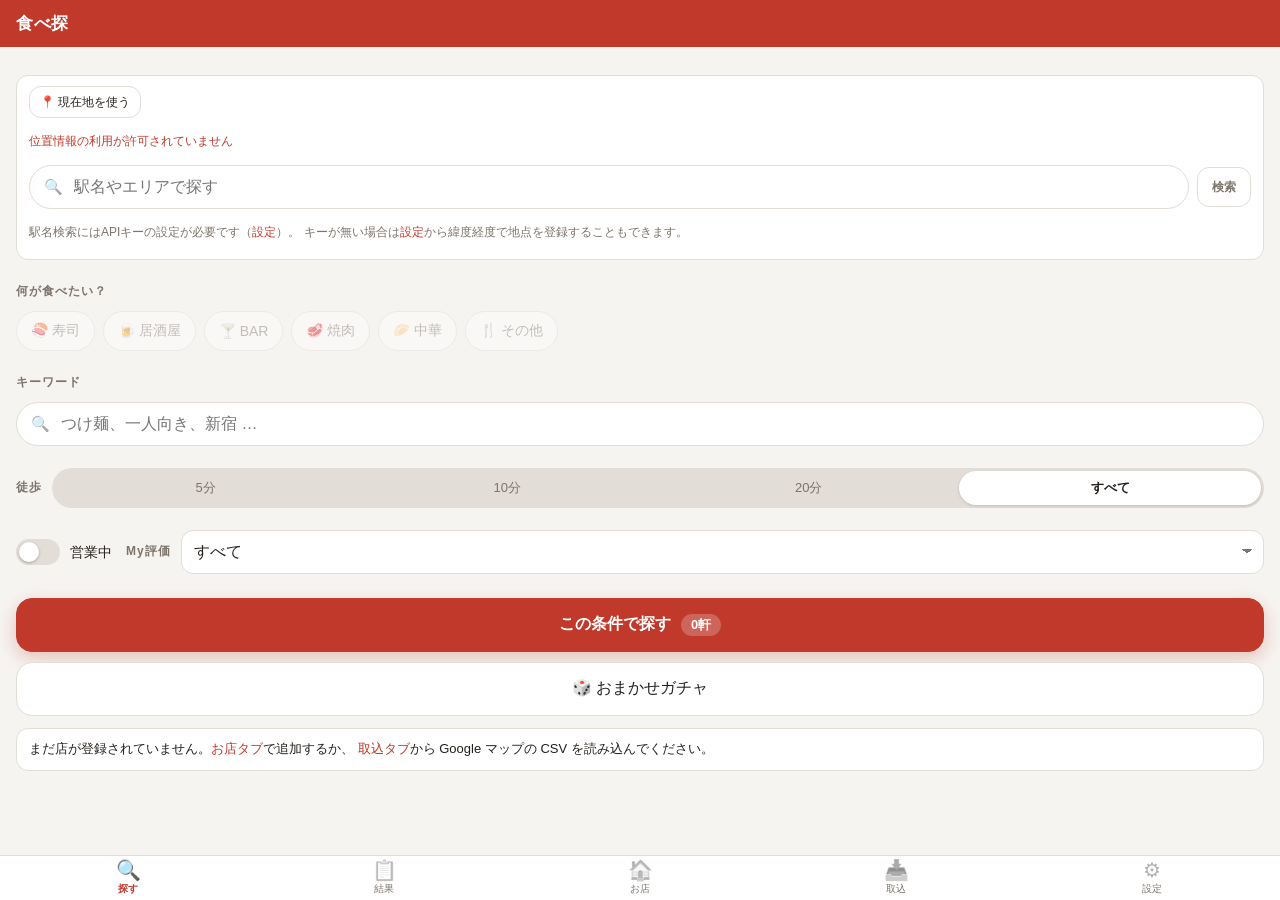
<file: index.html>
<!DOCTYPE html>
<html lang="ja">
<head>
<meta charset="utf-8">
<meta name="viewport" content="width=device-width,initial-scale=1,viewport-fit=cover">
<meta name="theme-color" content="#c0392b">
<title>食べ探</title>
<link rel="manifest" href="./manifest.webmanifest">
<link rel="icon" href="./icons/icon-192.png">
<link rel="apple-touch-icon" href="./icons/apple-touch-icon.png">
<meta name="mobile-web-app-capable" content="yes">
<link rel="stylesheet" href="./vendor/leaflet/leaflet.css">
<link rel="stylesheet" href="./css/style.css?v=40">
</head>
<body>

<header id="hdr">
  <h1>食べ探</h1>
  <span class="mini" id="hdr-info"></span>
</header>

<main id="view"></main>

<nav id="nav"></nav>

<!-- 地図。CDN ではなく同梱しています（電波が悪くてもアプリが開けるように） -->
<script src="./vendor/leaflet/leaflet.js"></script>

<!-- 読み込み順に依存関係があります。並べ替えないでください。
     ファイルを足すときは、それを使う側より前に1行加えてください。

     ?v=NN は GitHub Pages（Fastly CDN）が Cache-Control: max-age=600 を
     返すため付けています。これが無いと、sw.js の CACHE 版を上げて
     「保存された表示を消して読み込み直す」を押しても、ブラウザが
     10分以内にキャッシュした古い JS をそのまま使い続けることがあります。
     JS を1つでも変更したら、sw.js の CACHE 番号とこの ?v= を同じ数字に
     そろえてください（上の style.css?v= も同様）。 -->
<script src="js/01-utils.js?v=40"></script>     <!-- 定数・日付・時刻・距離・正規化 -->
<script src="js/02-genres.js?v=40"></script>    <!-- ジャンル定義 -->
<script src="js/03-storage.js?v=40"></script>   <!-- 保存・読み込み・移行 -->
<script src="js/05-search.js?v=40"></script>    <!-- 検索の中核（距離・営業中・絞込・ルーレット） -->
<script src="js/06-router.js?v=40"></script>    <!-- 画面ルーター・共通パーツ -->
<script src="js/07-places.js?v=40"></script>    <!-- Places API 連携（05 の normHours / guessGenres を使う） -->
<script src="js/10-find.js?v=40"></script>      <!-- 探す -->
<script src="js/11-result.js?v=40"></script>    <!-- 結果（リスト／地図） -->
<script src="js/12-map.js?v=40"></script>       <!-- 地図の描画 -->
<script src="js/13-shop.js?v=40"></script>      <!-- お店の一覧・登録・編集 -->
<script src="js/14-import.js?v=40"></script>    <!-- Takeout CSV の取り込み -->
<script src="js/15-settings.js?v=40"></script>  <!-- 設定 -->
<script src="js/16-share.js?v=40"></script>     <!-- 共有シートからの登録 -->
<script src="js/20-boot.js?v=40"></script>      <!-- 起動 -->
</body>
</html>
</file>
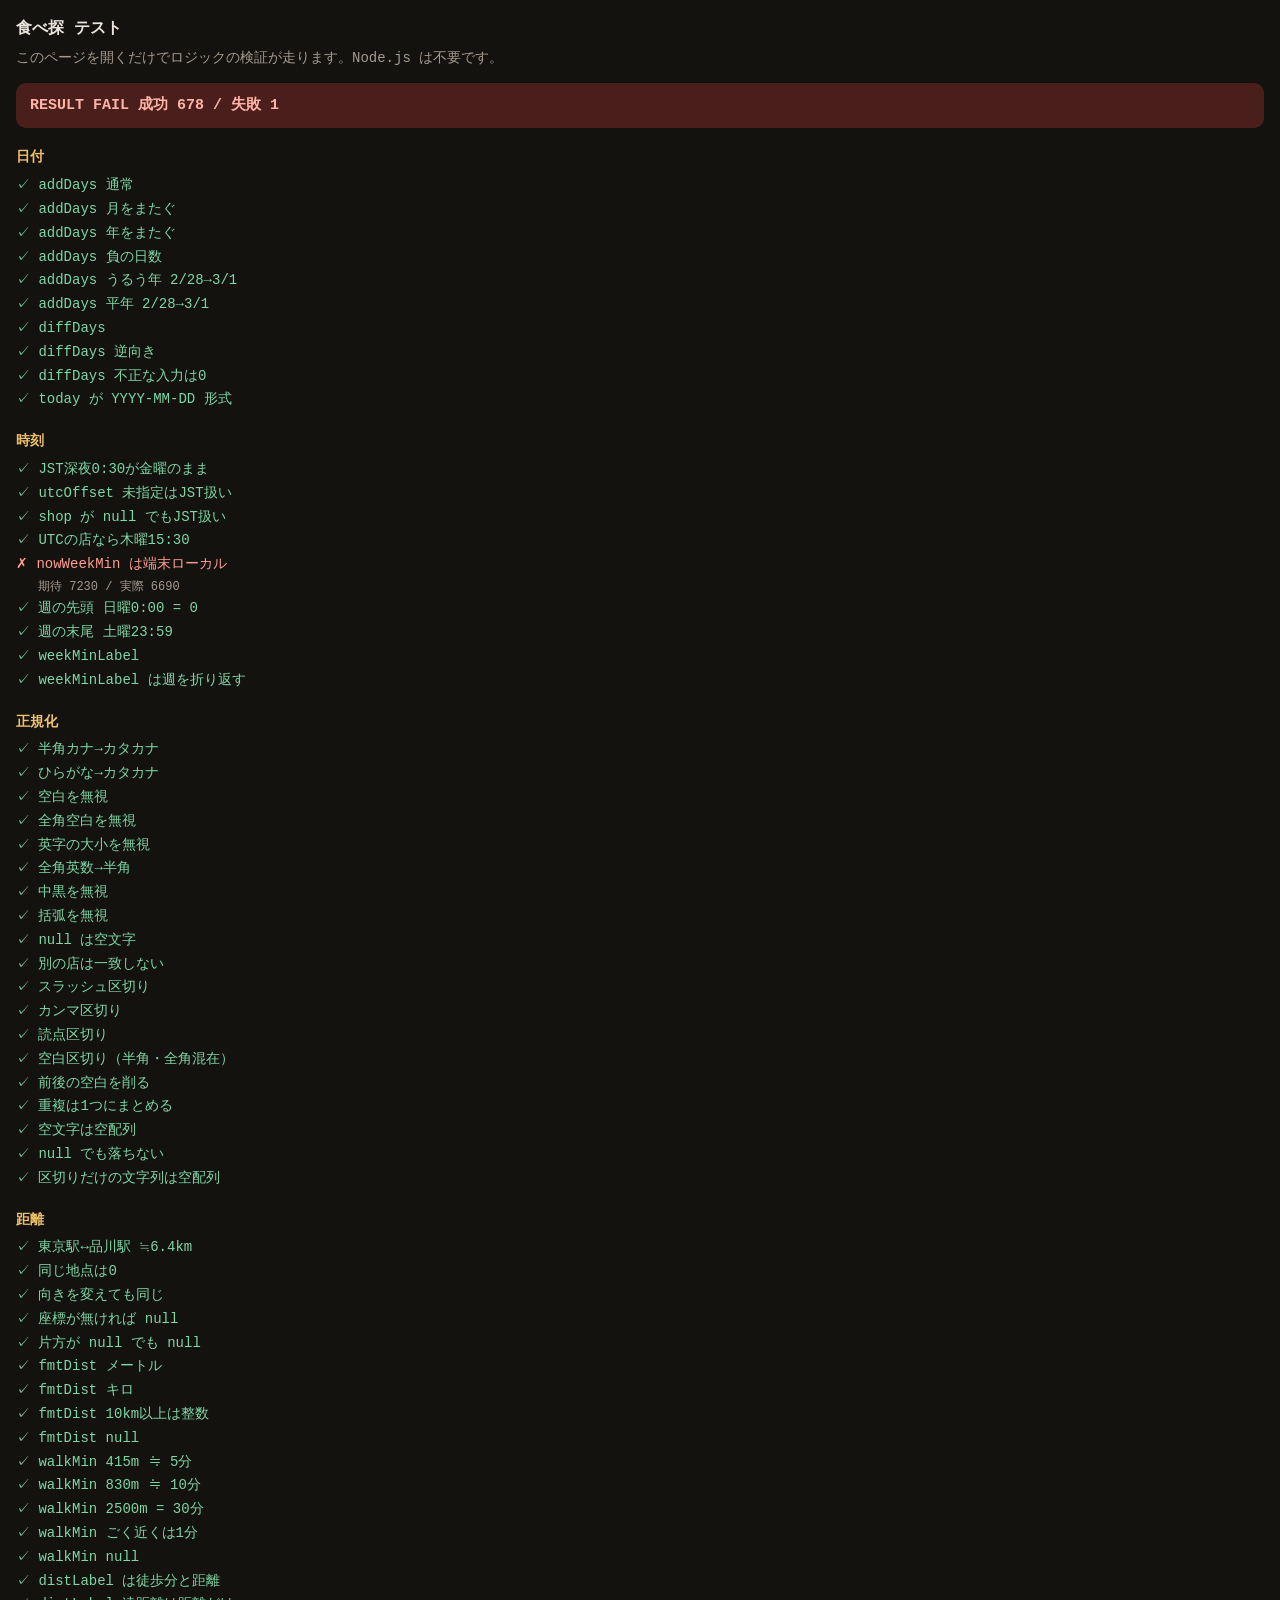
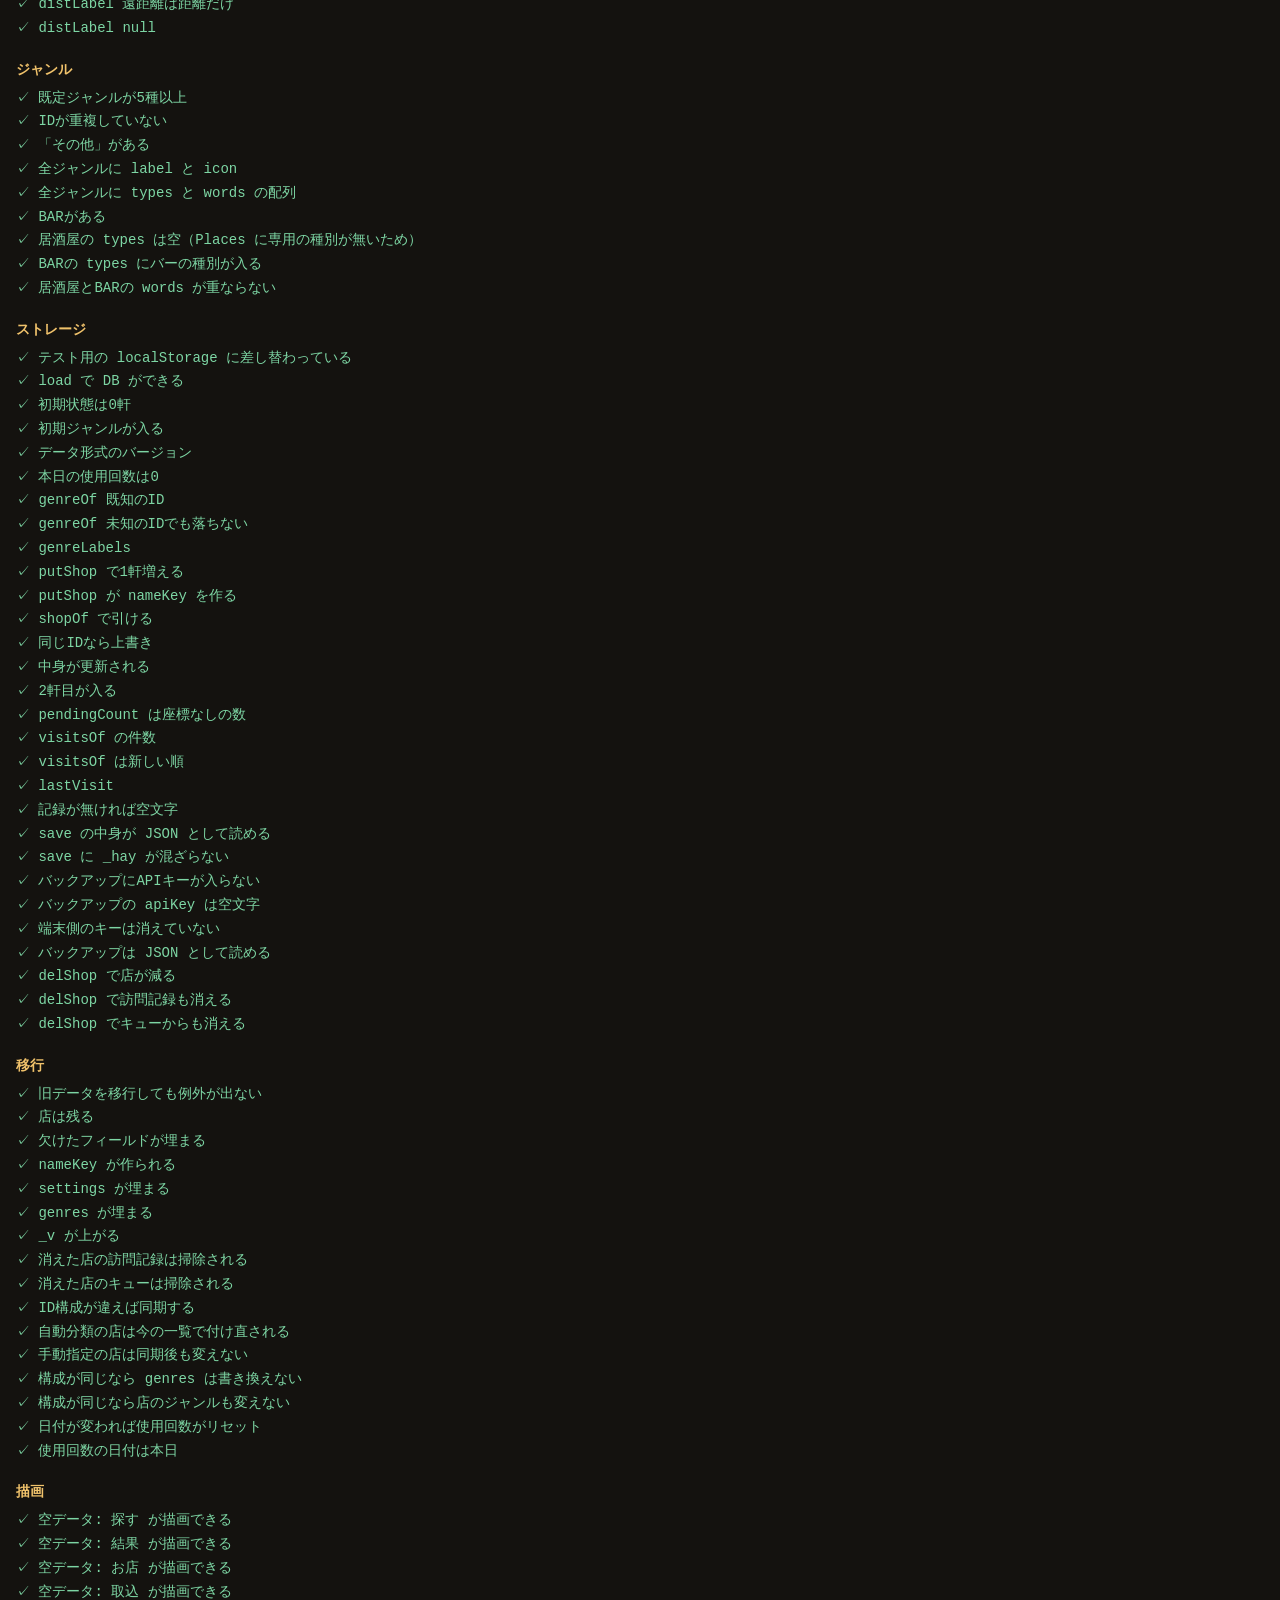
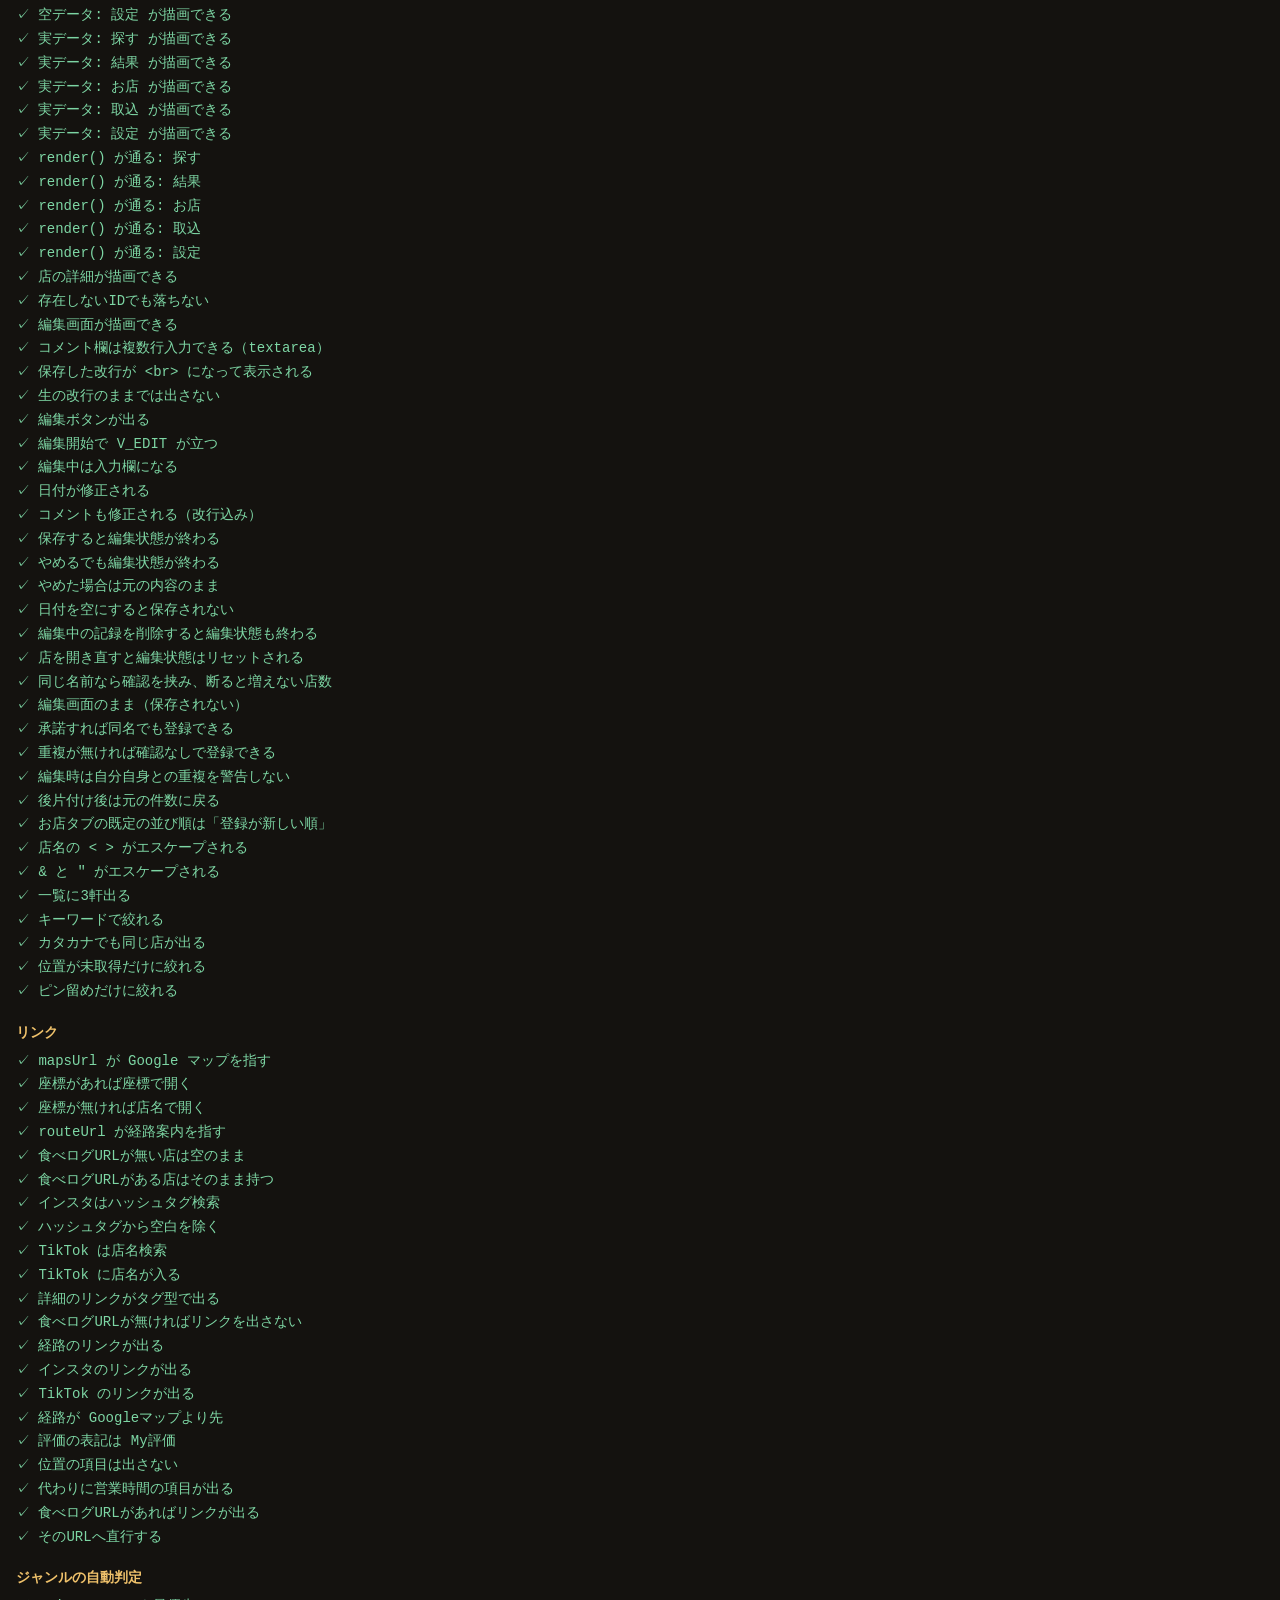
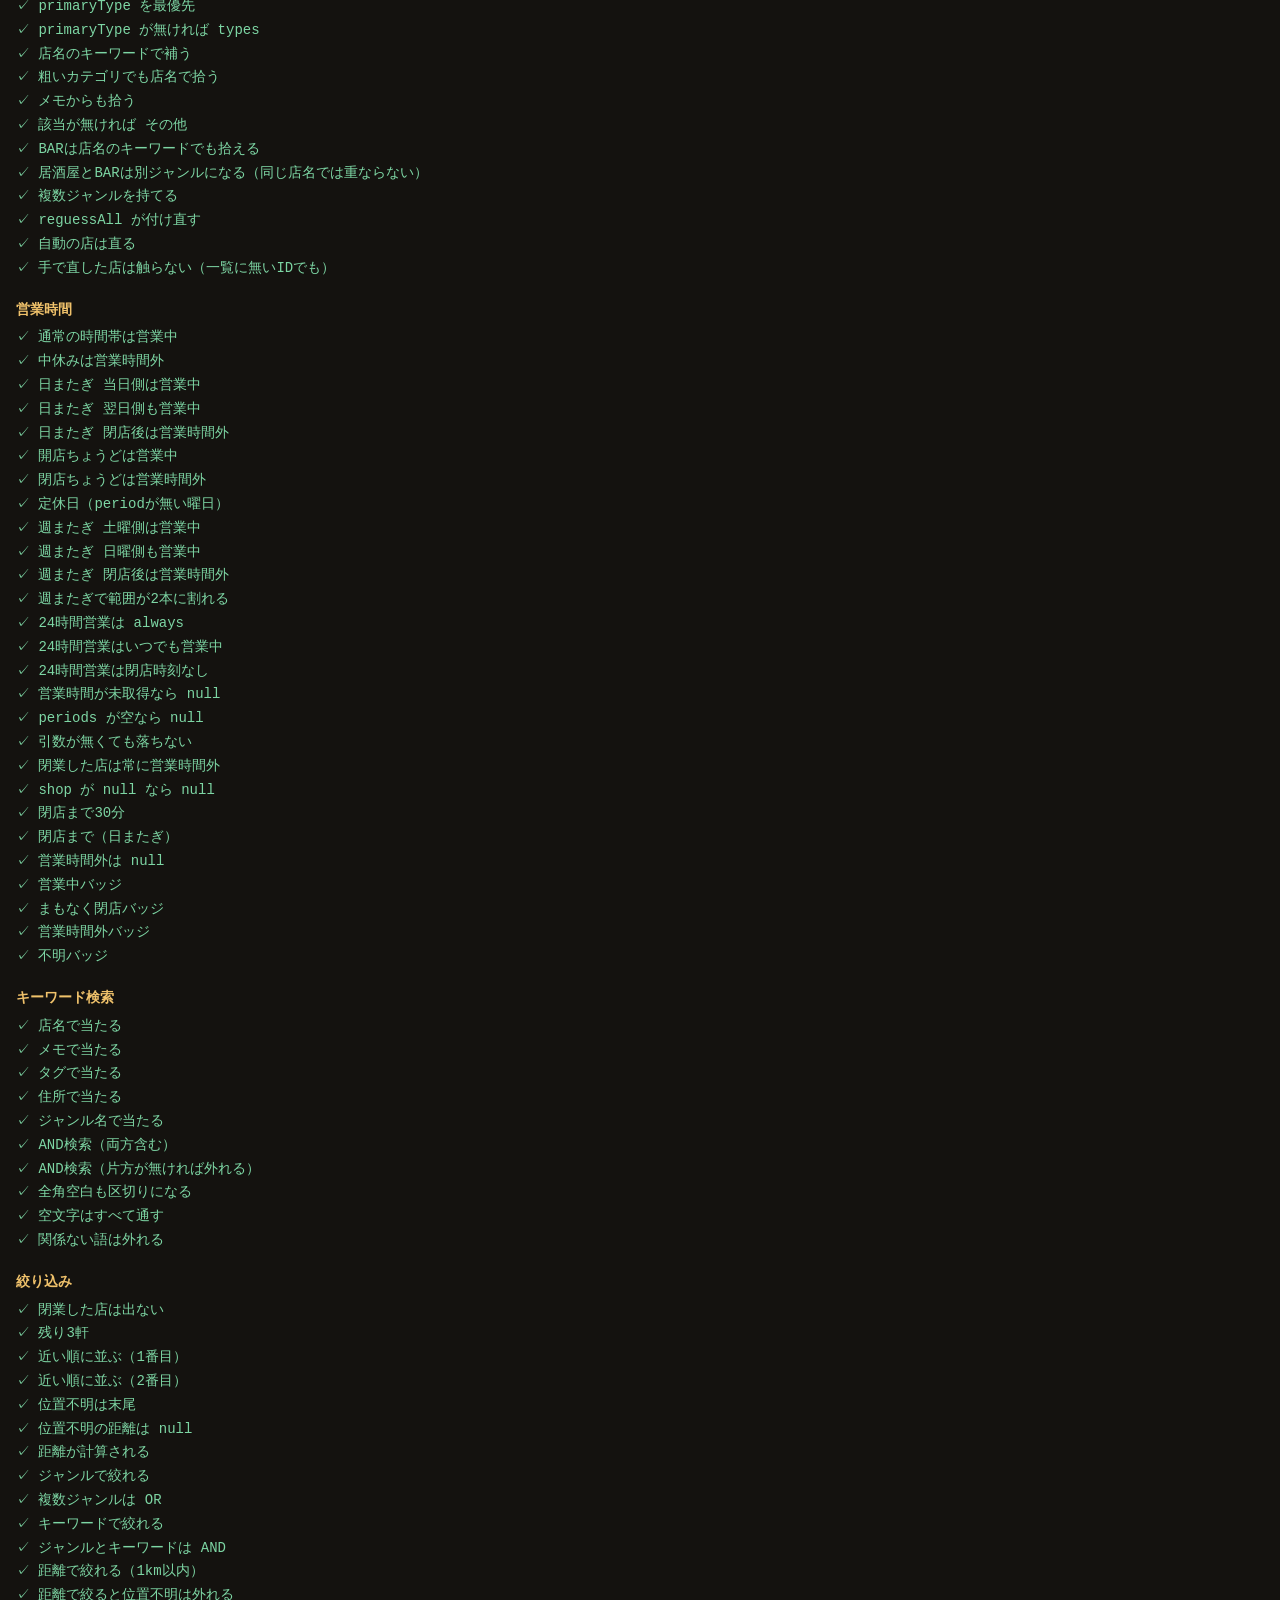
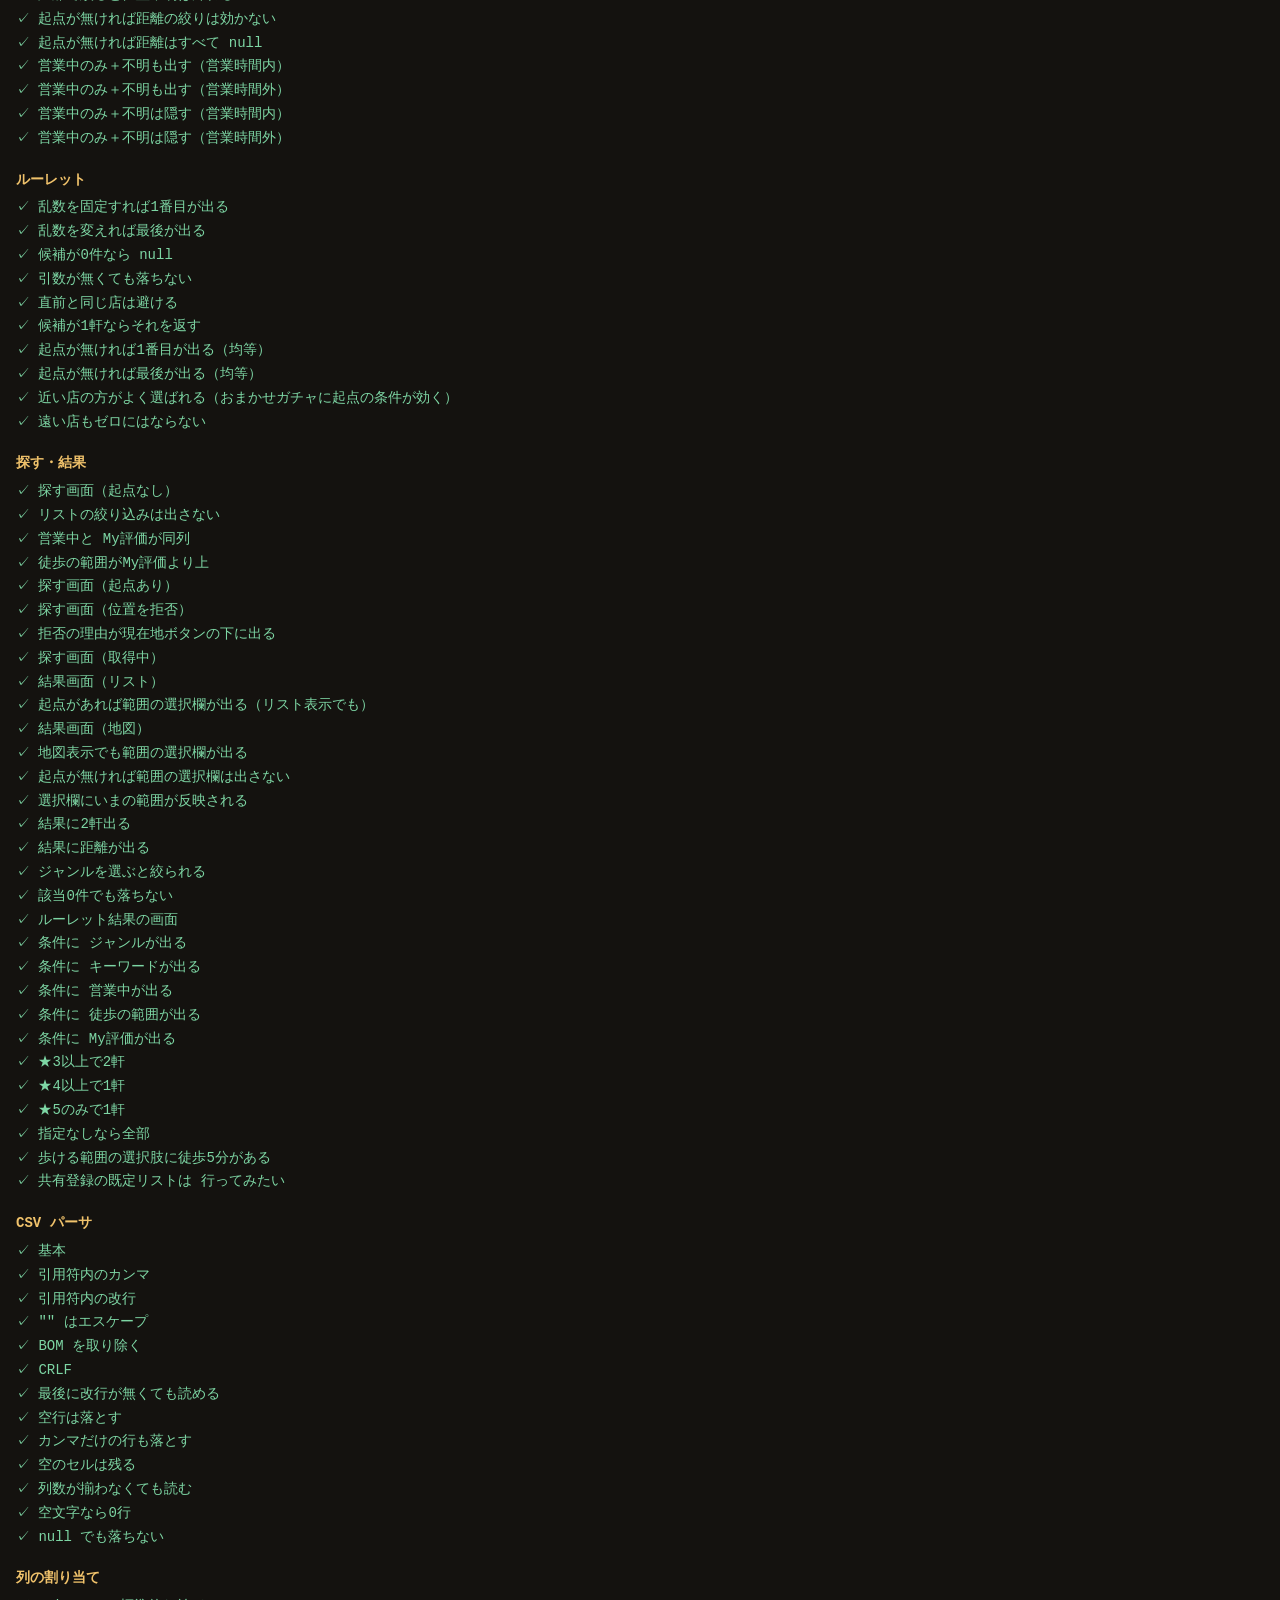
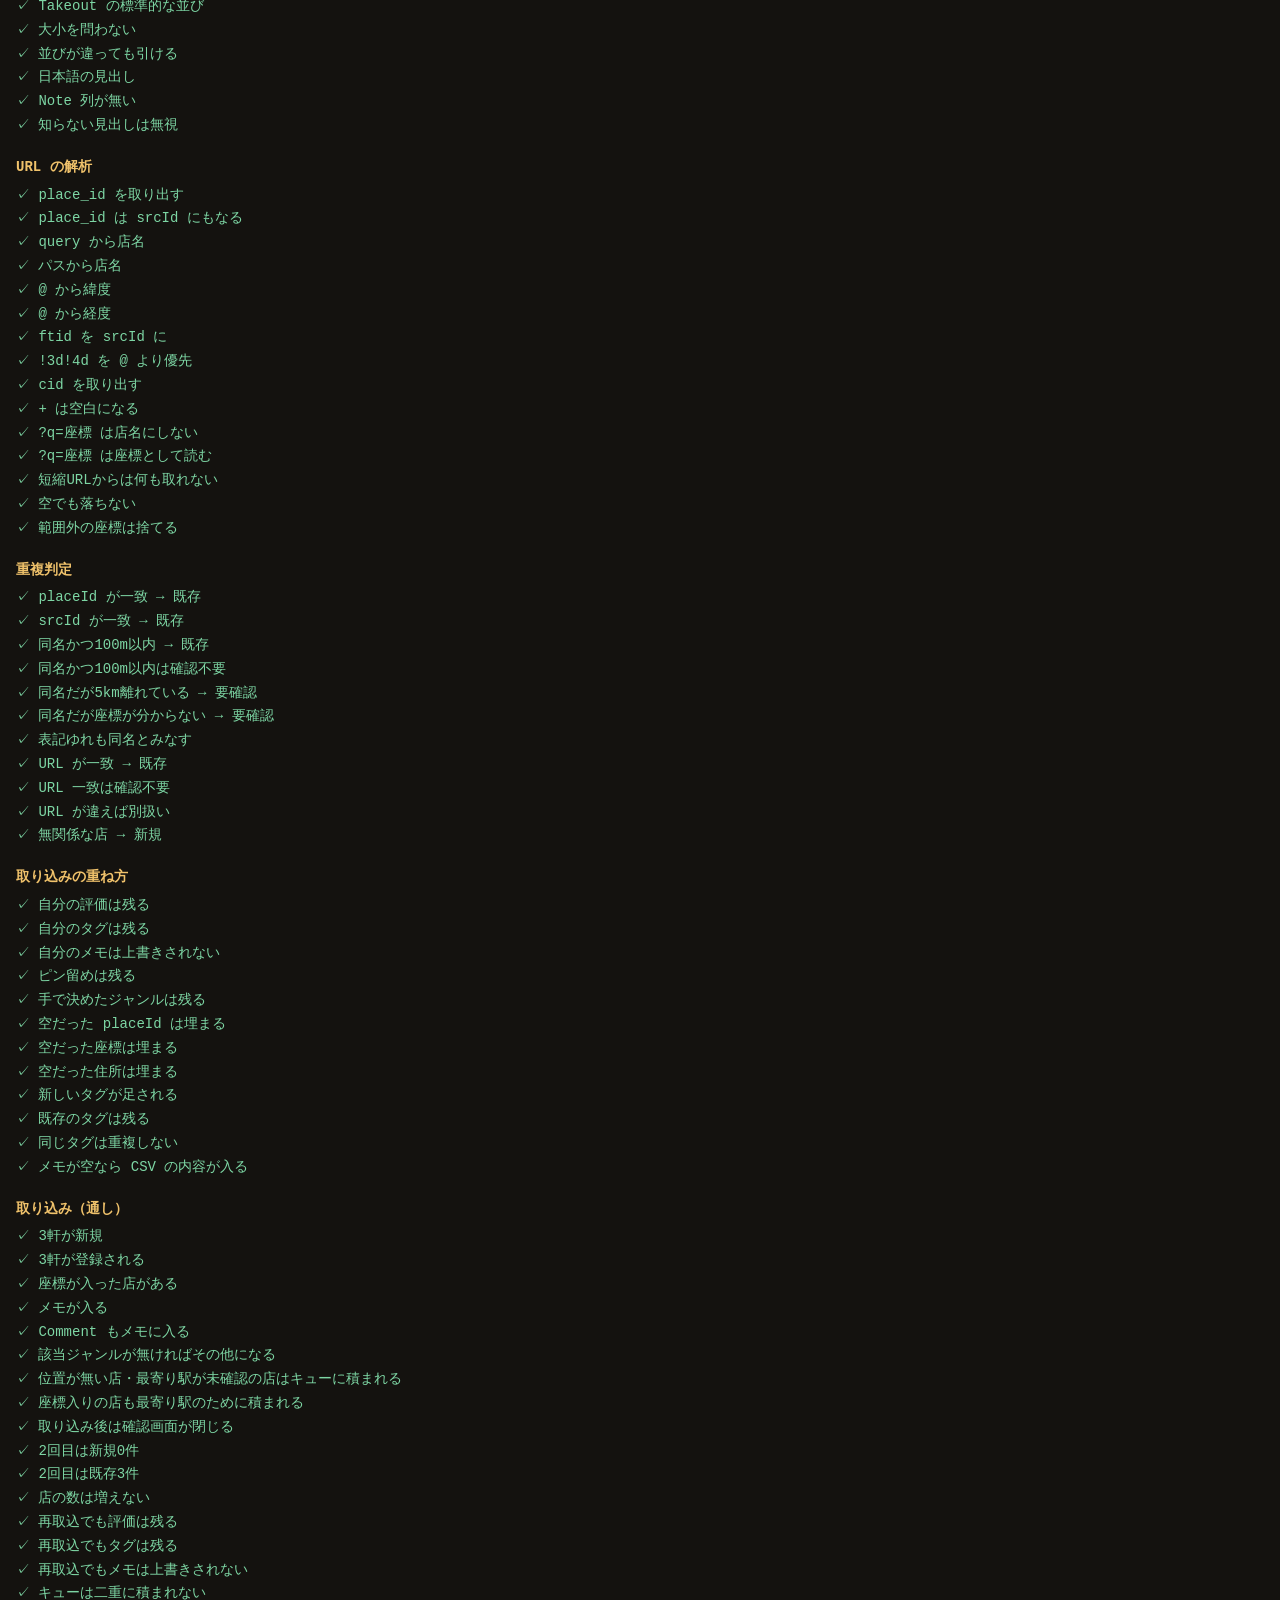
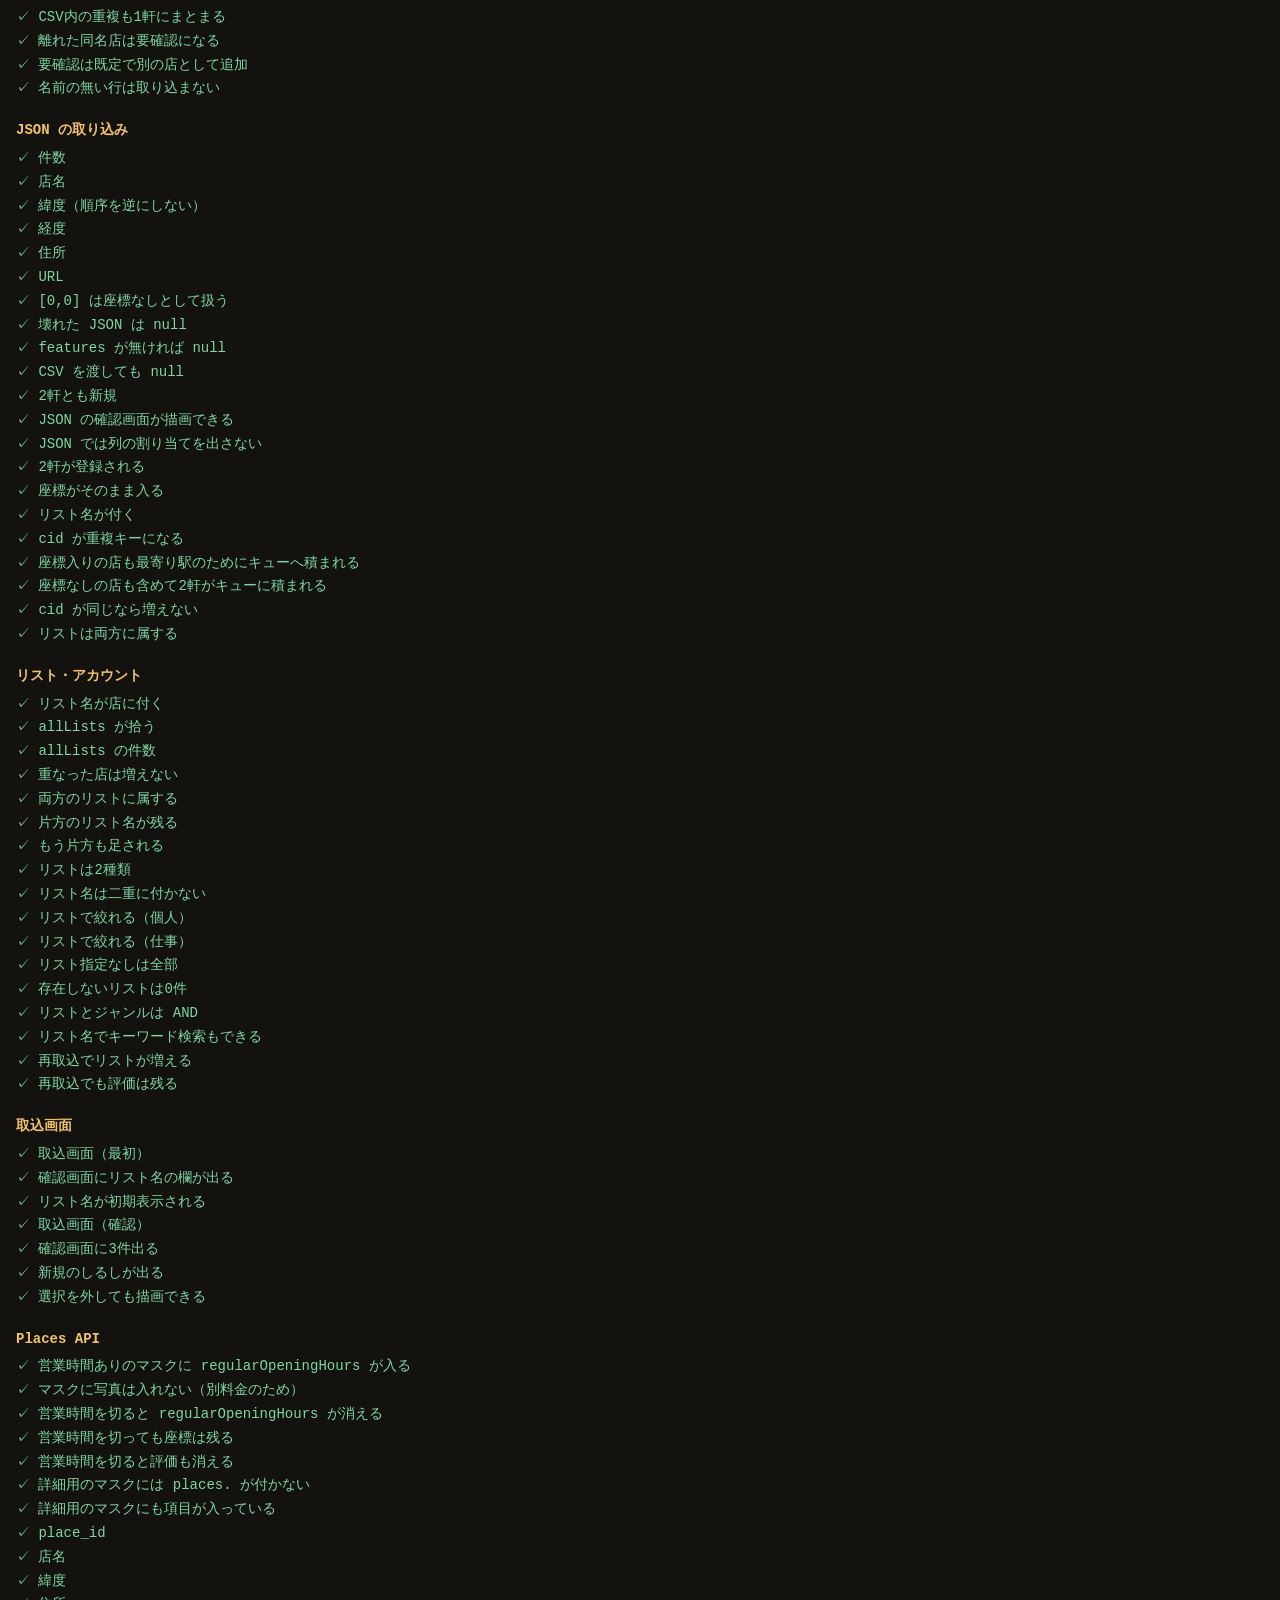
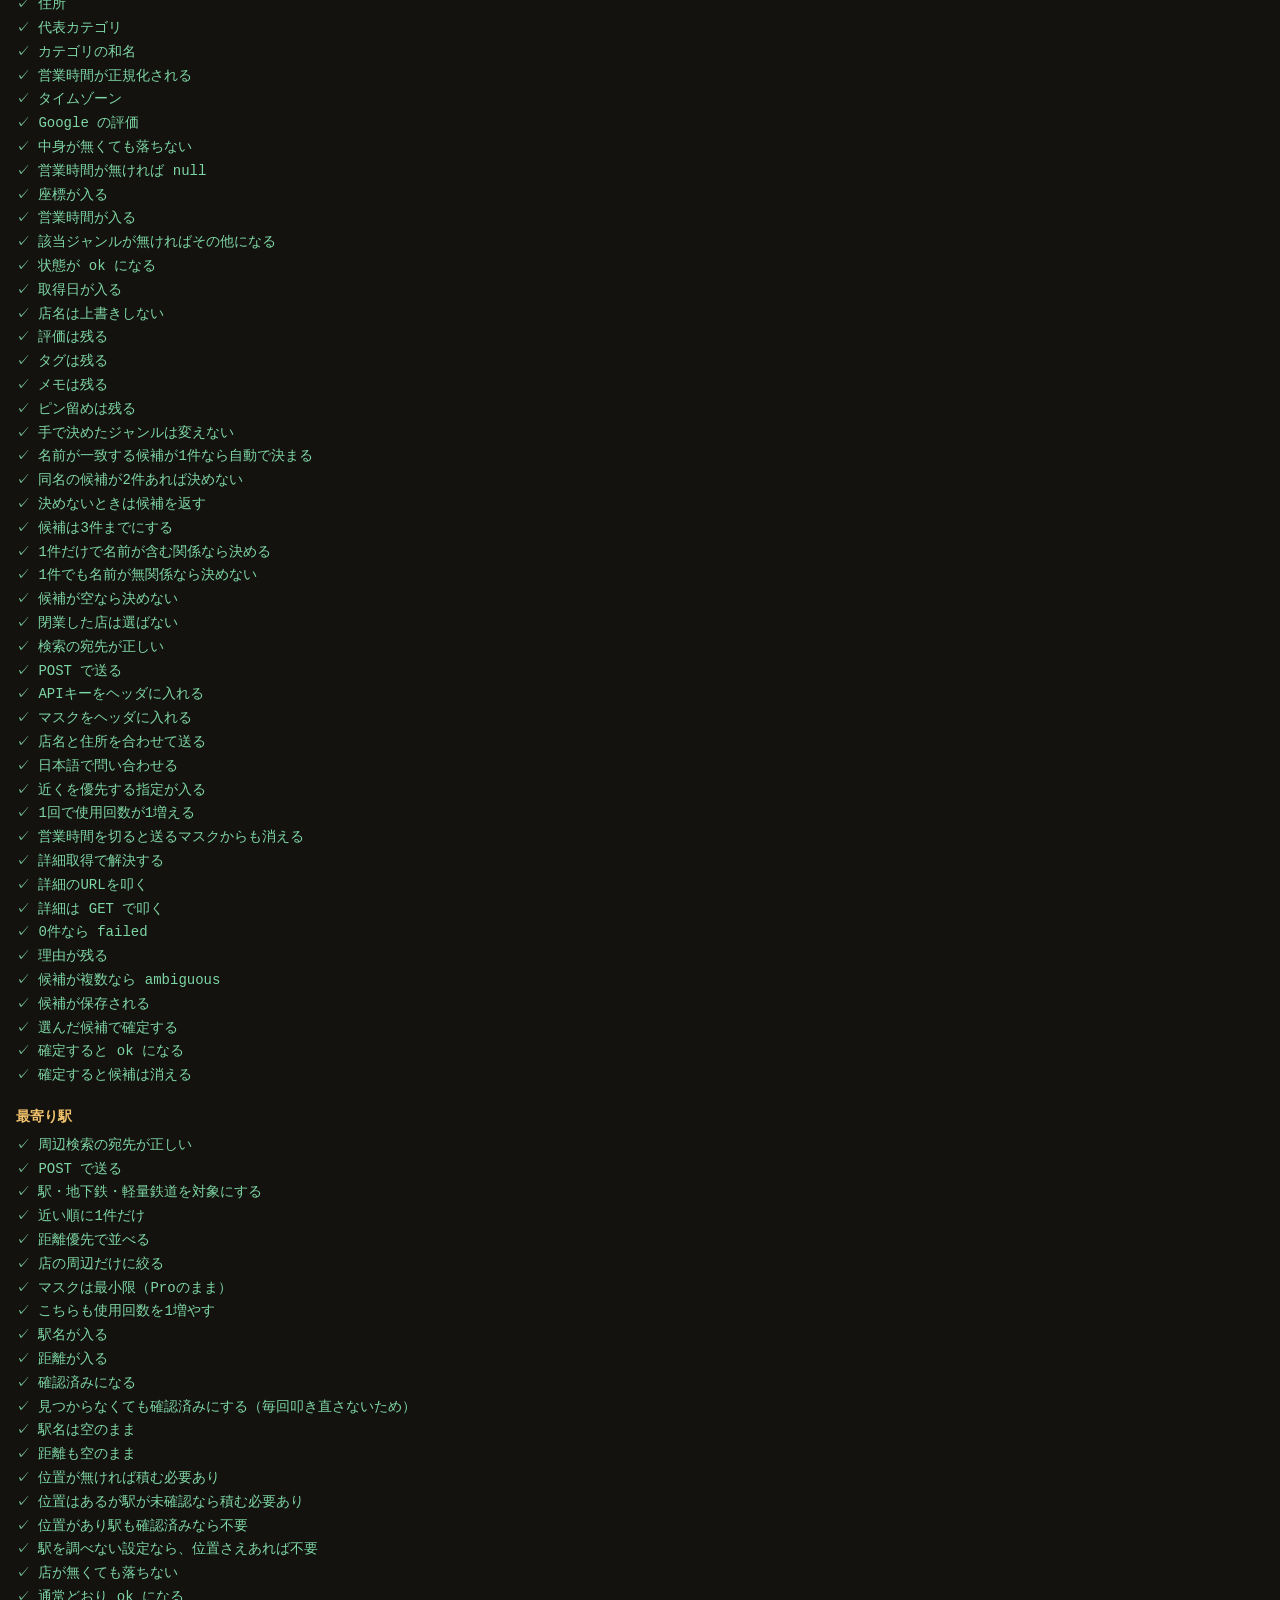
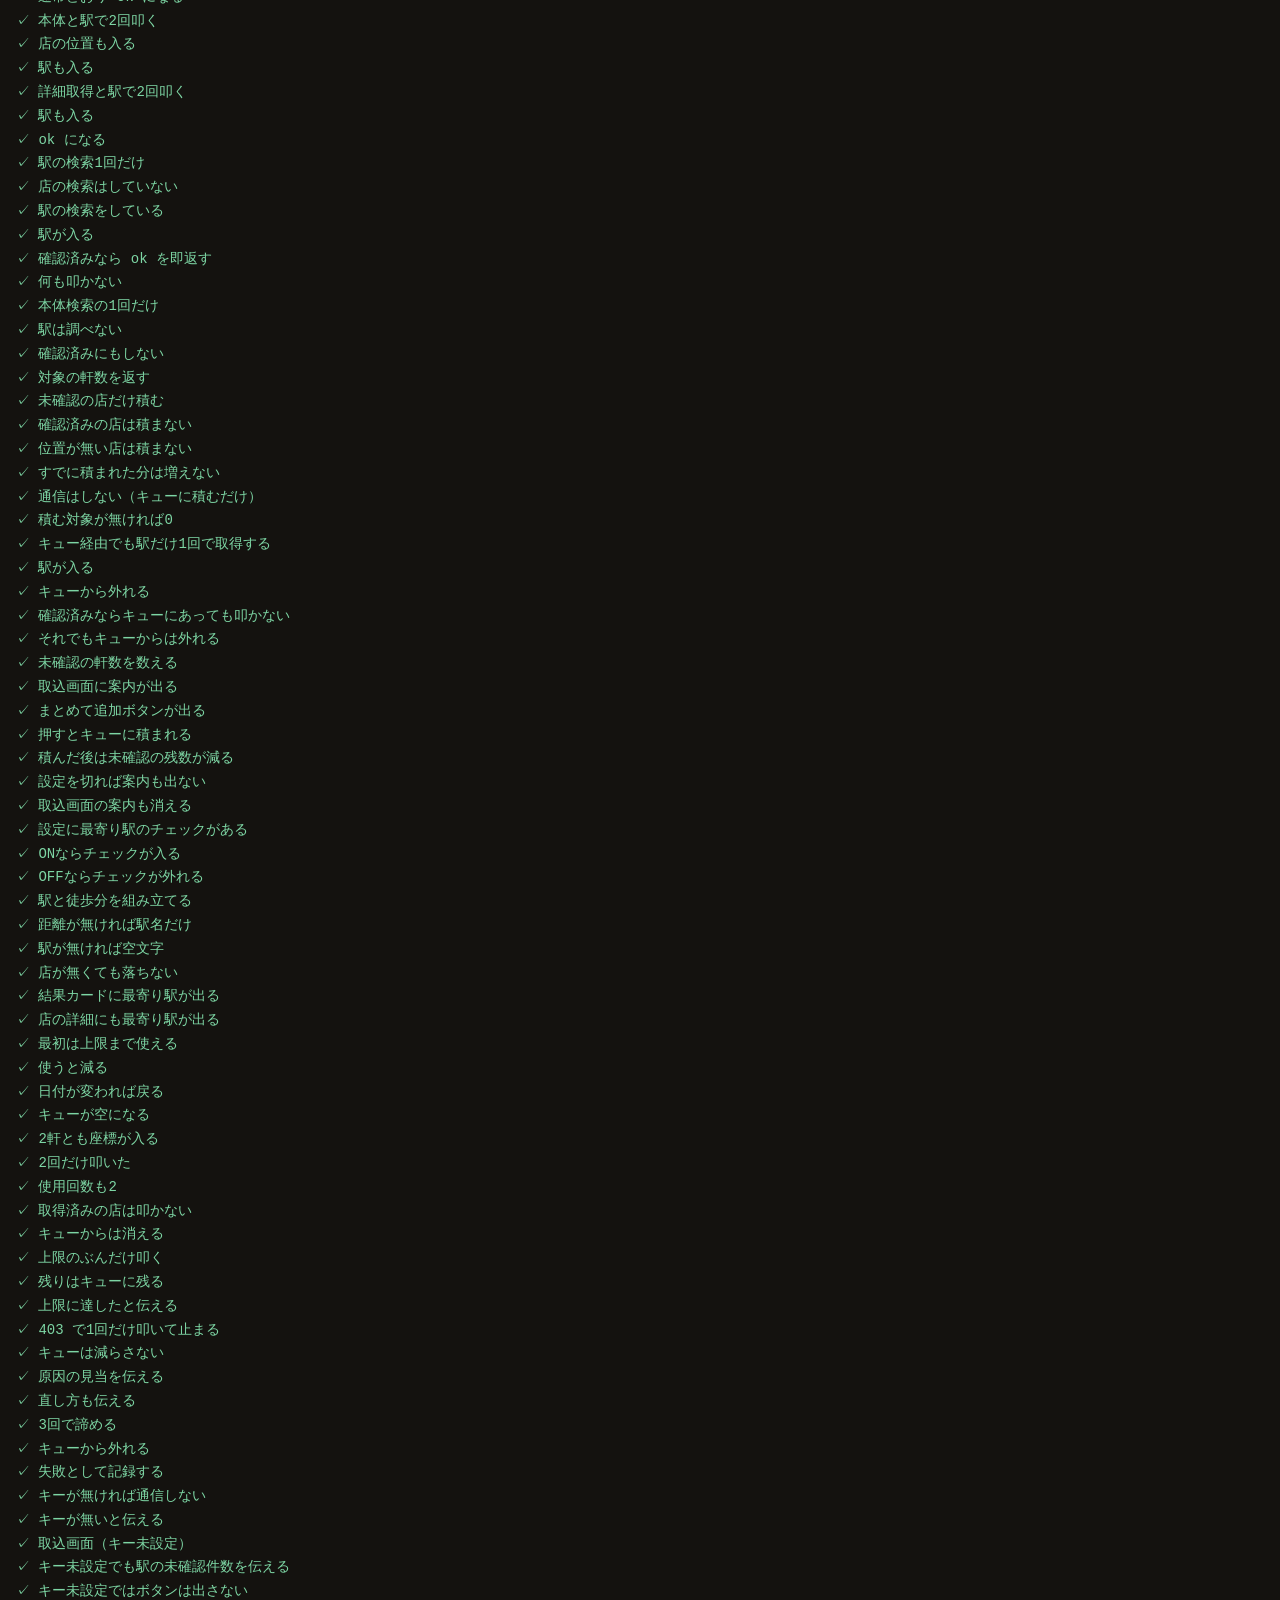
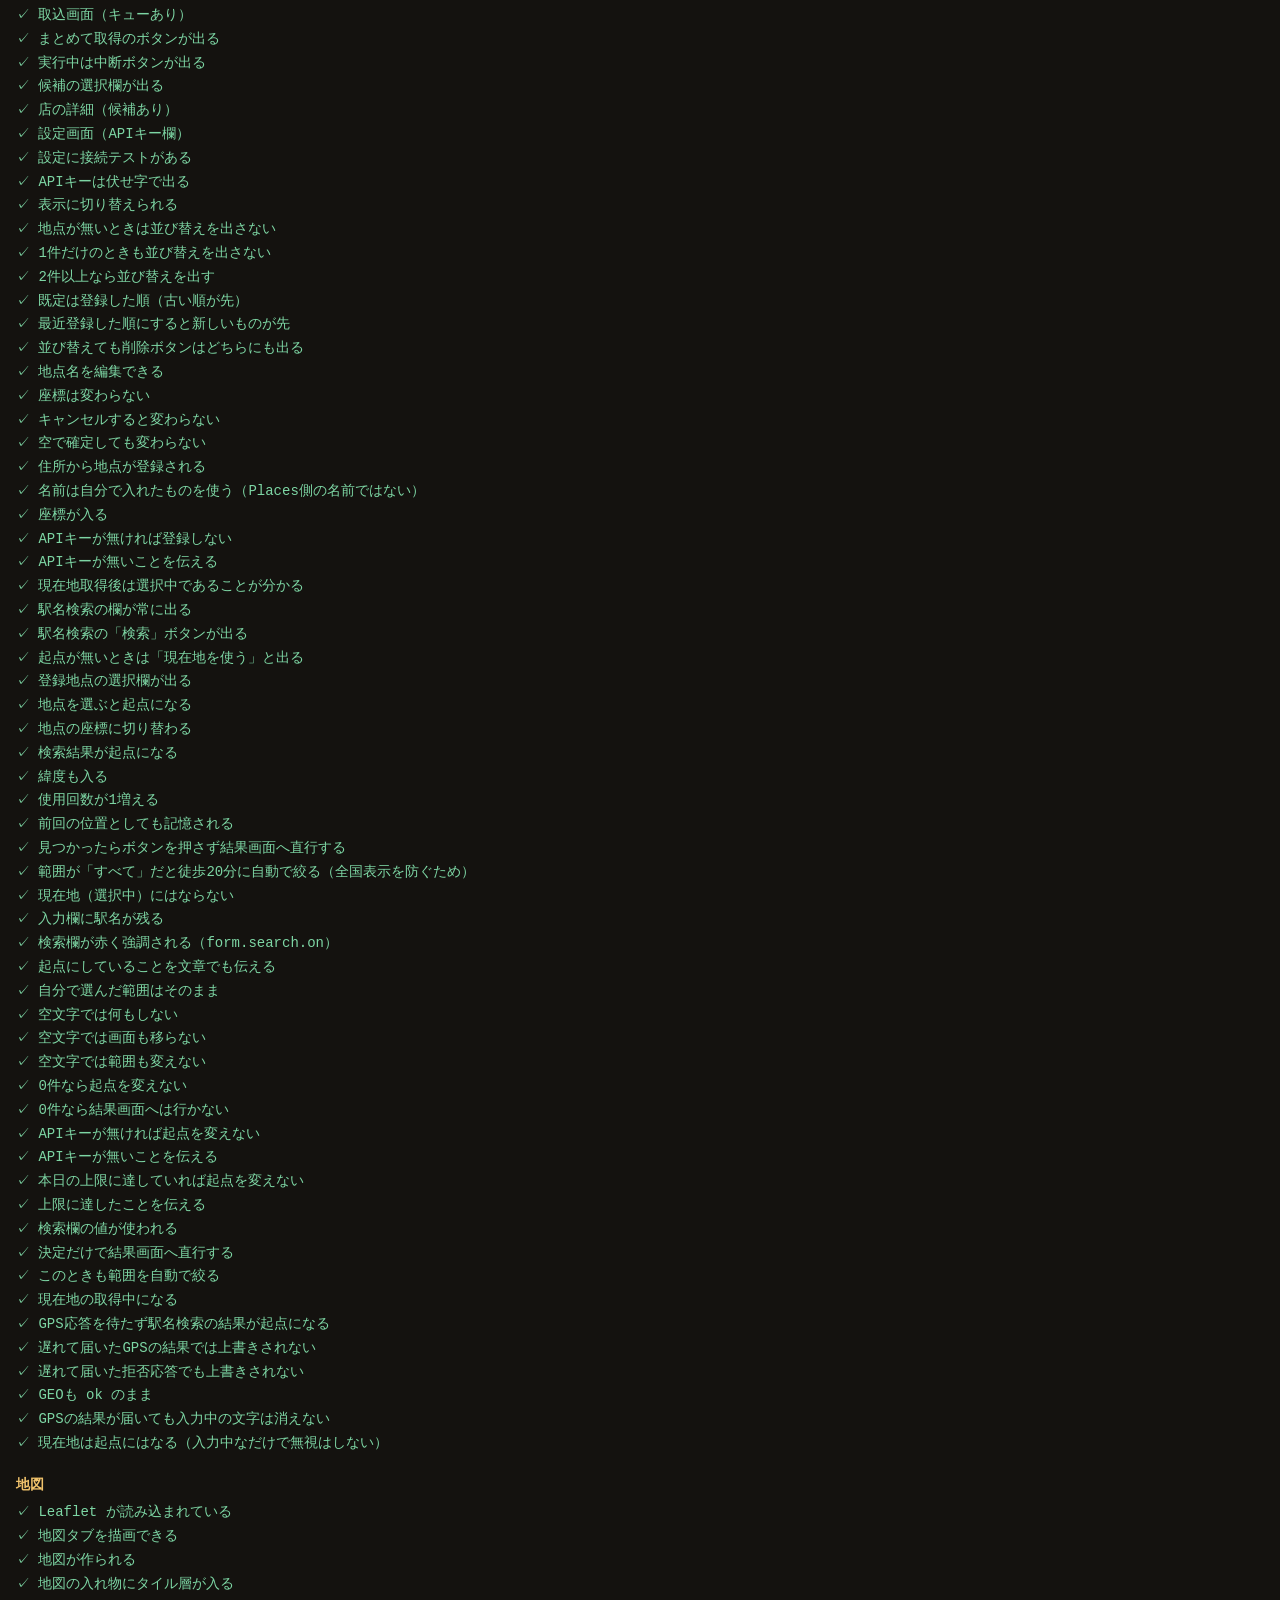
<file: tools/test.html>
<!DOCTYPE html>
<html lang="ja">
<head>
<meta charset="utf-8">
<meta name="viewport" content="width=device-width,initial-scale=1">
<title>食べ探 テスト</title>
<!-- 地図の組み立てを本物どおりに検証するため Leaflet の CSS だけ読み込みます。
     アプリ本体の style.css は、このページの見た目を壊すので読み込みません -->
<link rel="stylesheet" href="../vendor/leaflet/leaflet.css">
<style>
  body{ font:14px/1.7 -apple-system,'Noto Sans JP','Yu Gothic UI',monospace; margin:0; padding:16px;
        background:#14120f; color:#e8e3db; }
  h1{ font-size:16px; margin:0 0 4px; }
  #sum{ position:sticky; top:0; padding:10px 14px; margin:12px 0; border-radius:10px;
        font-size:15px; font-weight:700; background:#2a2621; }
  #sum.ok{ background:#1c4531; color:#8fe0b4; }
  #sum.ng{ background:#4a1f1b; color:#ffb3a8; }
  .sec{ margin:18px 0 4px; color:#f0c26b; font-weight:700; }
  .ok{ color:#7dd6a4; }
  .ng{ color:#ff9d90; }
  .why{ color:#a49a8e; padding-left:22px; font-size:12px; }
  /* 画面外に置くが、地図が正しく組み立てられるよう実寸は与える */
  #stage{ position:absolute; left:-9999px; top:0; width:390px; height:800px; }
  #view{ width:390px; height:600px; }
  #map{ width:390px; height:400px; }   /* style.css を読まないぶんここで実寸を与える */
</style>
</head>
<body>

<h1>食べ探 テスト</h1>
<p style="color:#a49a8e;margin:0">このページを開くだけでロジックの検証が走ります。Node.js は不要です。</p>
<div id="sum">実行中…</div>
<div id="out"></div>

<!-- アプリの render() を本物のDOMに対して動かすための置き場 -->
<div id="stage">
  <header id="hdr"><span id="hdr-info"></span></header>
  <main id="view"></main>
  <nav id="nav"></nav>
</div>

<script>
/* 本番データを壊さないよう、localStorage をこのページ限りのメモリ実装に差し替えます。
   差し替えられなかった場合でも、アプリ側の load()/save() が例外を拾って
   メモリ動作に落ちるため、実データは書き換わりません。 */
window.__mem = {};
(function(){
  const mem = window.__mem;
  const fake = {
    getItem: k => (k in mem ? mem[k] : null),
    setItem: (k, v) => { mem[k] = String(v); },
    removeItem: k => { delete mem[k]; },
    clear: () => { for (const k in mem) delete mem[k]; },
  };
  try{
    Object.defineProperty(window, 'localStorage', { value: fake, configurable: true });
    window.__lsFake = true;
  }catch(e){ window.__lsFake = false; }
})();

/* 位置情報は常に「拒否」を返すようにして、テストの結果を毎回同じにします */
try{
  Object.defineProperty(navigator, 'geolocation', {
    value: { getCurrentPosition: (ok, ng) => ng({ code: 1, message: 'test' }) },
    configurable: true,
  });
}catch(e){}

/* alert()/confirm() は本物のダイアログを出すと、押す人がいないヘッドレス環境で
   固まって戻ってきません（新しいヘッドレスモードは自動で閉じてくれないため）。
   代わりに記録するだけのスタブに差し替えます。呼ばれた内容は window.__alerts に残ります */
window.__alerts = [];
window.alert = msg => { window.__alerts.push(String(msg)); };
window.confirm = () => window.__confirmAnswer !== false;   // 既定は「OK」。個別のテストで変えられる

window.onerror = (msg, src, line, col, err) => {
  document.getElementById('sum').textContent = 'ERROR: ' + msg + ' @' + line + ':' + col + ' ' + (err && err.stack || '');
  document.getElementById('sum').className = 'ng';
};
</script>

<script src="../vendor/leaflet/leaflet.js"></script>

<!-- index.html と同じ順番。ただし 20-boot.js（起動）だけは読み込みません -->
<script src="../js/01-utils.js"></script>
<script src="../js/02-genres.js"></script>
<script src="../js/03-storage.js"></script>
<script src="../js/05-search.js"></script>
<script src="../js/06-router.js"></script>
<script src="../js/07-places.js"></script>
<script src="../js/10-find.js"></script>
<script src="../js/11-result.js"></script>
<script src="../js/12-map.js"></script>
<script src="../js/13-shop.js"></script>
<script src="../js/14-import.js"></script>
<script src="../js/15-settings.js"></script>
<script src="../js/16-share.js"></script>

<script src="./tests.js"></script>
</body>
</html>
</file>
<file: vendor/leaflet/leaflet.css>
/* required styles */

.leaflet-pane,
.leaflet-tile,
.leaflet-marker-icon,
.leaflet-marker-shadow,
.leaflet-tile-container,
.leaflet-pane > svg,
.leaflet-pane > canvas,
.leaflet-zoom-box,
.leaflet-image-layer,
.leaflet-layer {
	position: absolute;
	left: 0;
	top: 0;
	}
.leaflet-container {
	overflow: hidden;
	}
.leaflet-tile,
.leaflet-marker-icon,
.leaflet-marker-shadow {
	-webkit-user-select: none;
	   -moz-user-select: none;
	        user-select: none;
	  -webkit-user-drag: none;
	}
/* Prevents IE11 from highlighting tiles in blue */
.leaflet-tile::selection {
	background: transparent;
}
/* Safari renders non-retina tile on retina better with this, but Chrome is worse */
.leaflet-safari .leaflet-tile {
	image-rendering: -webkit-optimize-contrast;
	}
/* hack that prevents hw layers "stretching" when loading new tiles */
.leaflet-safari .leaflet-tile-container {
	width: 1600px;
	height: 1600px;
	-webkit-transform-origin: 0 0;
	}
.leaflet-marker-icon,
.leaflet-marker-shadow {
	display: block;
	}
/* .leaflet-container svg: reset svg max-width decleration shipped in Joomla! (joomla.org) 3.x */
/* .leaflet-container img: map is broken in FF if you have max-width: 100% on tiles */
.leaflet-container .leaflet-overlay-pane svg {
	max-width: none !important;
	max-height: none !important;
	}
.leaflet-container .leaflet-marker-pane img,
.leaflet-container .leaflet-shadow-pane img,
.leaflet-container .leaflet-tile-pane img,
.leaflet-container img.leaflet-image-layer,
.leaflet-container .leaflet-tile {
	max-width: none !important;
	max-height: none !important;
	width: auto;
	padding: 0;
	}

.leaflet-container img.leaflet-tile {
	/* See: https://bugs.chromium.org/p/chromium/issues/detail?id=600120 */
	mix-blend-mode: plus-lighter;
}

.leaflet-container.leaflet-touch-zoom {
	-ms-touch-action: pan-x pan-y;
	touch-action: pan-x pan-y;
	}
.leaflet-container.leaflet-touch-drag {
	-ms-touch-action: pinch-zoom;
	/* Fallback for FF which doesn't support pinch-zoom */
	touch-action: none;
	touch-action: pinch-zoom;
}
.leaflet-container.leaflet-touch-drag.leaflet-touch-zoom {
	-ms-touch-action: none;
	touch-action: none;
}
.leaflet-container {
	-webkit-tap-highlight-color: transparent;
}
.leaflet-container a {
	-webkit-tap-highlight-color: rgba(51, 181, 229, 0.4);
}
.leaflet-tile {
	filter: inherit;
	visibility: hidden;
	}
.leaflet-tile-loaded {
	visibility: inherit;
	}
.leaflet-zoom-box {
	width: 0;
	height: 0;
	-moz-box-sizing: border-box;
	     box-sizing: border-box;
	z-index: 800;
	}
/* workaround for https://bugzilla.mozilla.org/show_bug.cgi?id=888319 */
.leaflet-overlay-pane svg {
	-moz-user-select: none;
	}

.leaflet-pane         { z-index: 400; }

.leaflet-tile-pane    { z-index: 200; }
.leaflet-overlay-pane { z-index: 400; }
.leaflet-shadow-pane  { z-index: 500; }
.leaflet-marker-pane  { z-index: 600; }
.leaflet-tooltip-pane   { z-index: 650; }
.leaflet-popup-pane   { z-index: 700; }

.leaflet-map-pane canvas { z-index: 100; }
.leaflet-map-pane svg    { z-index: 200; }

.leaflet-vml-shape {
	width: 1px;
	height: 1px;
	}
.lvml {
	behavior: url(#default#VML);
	display: inline-block;
	position: absolute;
	}


/* control positioning */

.leaflet-control {
	position: relative;
	z-index: 800;
	pointer-events: visiblePainted; /* IE 9-10 doesn't have auto */
	pointer-events: auto;
	}
.leaflet-top,
.leaflet-bottom {
	position: absolute;
	z-index: 1000;
	pointer-events: none;
	}
.leaflet-top {
	top: 0;
	}
.leaflet-right {
	right: 0;
	}
.leaflet-bottom {
	bottom: 0;
	}
.leaflet-left {
	left: 0;
	}
.leaflet-control {
	float: left;
	clear: both;
	}
.leaflet-right .leaflet-control {
	float: right;
	}
.leaflet-top .leaflet-control {
	margin-top: 10px;
	}
.leaflet-bottom .leaflet-control {
	margin-bottom: 10px;
	}
.leaflet-left .leaflet-control {
	margin-left: 10px;
	}
.leaflet-right .leaflet-control {
	margin-right: 10px;
	}


/* zoom and fade animations */

.leaflet-fade-anim .leaflet-popup {
	opacity: 0;
	-webkit-transition: opacity 0.2s linear;
	   -moz-transition: opacity 0.2s linear;
	        transition: opacity 0.2s linear;
	}
.leaflet-fade-anim .leaflet-map-pane .leaflet-popup {
	opacity: 1;
	}
.leaflet-zoom-animated {
	-webkit-transform-origin: 0 0;
	    -ms-transform-origin: 0 0;
	        transform-origin: 0 0;
	}
svg.leaflet-zoom-animated {
	will-change: transform;
}

.leaflet-zoom-anim .leaflet-zoom-animated {
	-webkit-transition: -webkit-transform 0.25s cubic-bezier(0,0,0.25,1);
	   -moz-transition:    -moz-transform 0.25s cubic-bezier(0,0,0.25,1);
	        transition:         transform 0.25s cubic-bezier(0,0,0.25,1);
	}
.leaflet-zoom-anim .leaflet-tile,
.leaflet-pan-anim .leaflet-tile {
	-webkit-transition: none;
	   -moz-transition: none;
	        transition: none;
	}

.leaflet-zoom-anim .leaflet-zoom-hide {
	visibility: hidden;
	}


/* cursors */

.leaflet-interactive {
	cursor: pointer;
	}
.leaflet-grab {
	cursor: -webkit-grab;
	cursor:    -moz-grab;
	cursor:         grab;
	}
.leaflet-crosshair,
.leaflet-crosshair .leaflet-interactive {
	cursor: crosshair;
	}
.leaflet-popup-pane,
.leaflet-control {
	cursor: auto;
	}
.leaflet-dragging .leaflet-grab,
.leaflet-dragging .leaflet-grab .leaflet-interactive,
.leaflet-dragging .leaflet-marker-draggable {
	cursor: move;
	cursor: -webkit-grabbing;
	cursor:    -moz-grabbing;
	cursor:         grabbing;
	}

/* marker & overlays interactivity */
.leaflet-marker-icon,
.leaflet-marker-shadow,
.leaflet-image-layer,
.leaflet-pane > svg path,
.leaflet-tile-container {
	pointer-events: none;
	}

.leaflet-marker-icon.leaflet-interactive,
.leaflet-image-layer.leaflet-interactive,
.leaflet-pane > svg path.leaflet-interactive,
svg.leaflet-image-layer.leaflet-interactive path {
	pointer-events: visiblePainted; /* IE 9-10 doesn't have auto */
	pointer-events: auto;
	}

/* visual tweaks */

.leaflet-container {
	background: #ddd;
	outline-offset: 1px;
	}
.leaflet-container a {
	color: #0078A8;
	}
.leaflet-zoom-box {
	border: 2px dotted #38f;
	background: rgba(255,255,255,0.5);
	}


/* general typography */
.leaflet-container {
	font-family: "Helvetica Neue", Arial, Helvetica, sans-serif;
	font-size: 12px;
	font-size: 0.75rem;
	line-height: 1.5;
	}


/* general toolbar styles */

.leaflet-bar {
	box-shadow: 0 1px 5px rgba(0,0,0,0.65);
	border-radius: 4px;
	}
.leaflet-bar a {
	background-color: #fff;
	border-bottom: 1px solid #ccc;
	width: 26px;
	height: 26px;
	line-height: 26px;
	display: block;
	text-align: center;
	text-decoration: none;
	color: black;
	}
.leaflet-bar a,
.leaflet-control-layers-toggle {
	background-position: 50% 50%;
	background-repeat: no-repeat;
	display: block;
	}
.leaflet-bar a:hover,
.leaflet-bar a:focus {
	background-color: #f4f4f4;
	}
.leaflet-bar a:first-child {
	border-top-left-radius: 4px;
	border-top-right-radius: 4px;
	}
.leaflet-bar a:last-child {
	border-bottom-left-radius: 4px;
	border-bottom-right-radius: 4px;
	border-bottom: none;
	}
.leaflet-bar a.leaflet-disabled {
	cursor: default;
	background-color: #f4f4f4;
	color: #bbb;
	}

.leaflet-touch .leaflet-bar a {
	width: 30px;
	height: 30px;
	line-height: 30px;
	}
.leaflet-touch .leaflet-bar a:first-child {
	border-top-left-radius: 2px;
	border-top-right-radius: 2px;
	}
.leaflet-touch .leaflet-bar a:last-child {
	border-bottom-left-radius: 2px;
	border-bottom-right-radius: 2px;
	}

/* zoom control */

.leaflet-control-zoom-in,
.leaflet-control-zoom-out {
	font: bold 18px 'Lucida Console', Monaco, monospace;
	text-indent: 1px;
	}

.leaflet-touch .leaflet-control-zoom-in, .leaflet-touch .leaflet-control-zoom-out  {
	font-size: 22px;
	}


/* layers control */

.leaflet-control-layers {
	box-shadow: 0 1px 5px rgba(0,0,0,0.4);
	background: #fff;
	border-radius: 5px;
	}
.leaflet-control-layers-toggle {
	background-image: url(images/layers.png);
	width: 36px;
	height: 36px;
	}
.leaflet-retina .leaflet-control-layers-toggle {
	background-image: url(images/layers-2x.png);
	background-size: 26px 26px;
	}
.leaflet-touch .leaflet-control-layers-toggle {
	width: 44px;
	height: 44px;
	}
.leaflet-control-layers .leaflet-control-layers-list,
.leaflet-control-layers-expanded .leaflet-control-layers-toggle {
	display: none;
	}
.leaflet-control-layers-expanded .leaflet-control-layers-list {
	display: block;
	position: relative;
	}
.leaflet-control-layers-expanded {
	padding: 6px 10px 6px 6px;
	color: #333;
	background: #fff;
	}
.leaflet-control-layers-scrollbar {
	overflow-y: scroll;
	overflow-x: hidden;
	padding-right: 5px;
	}
.leaflet-control-layers-selector {
	margin-top: 2px;
	position: relative;
	top: 1px;
	}
.leaflet-control-layers label {
	display: block;
	font-size: 13px;
	font-size: 1.08333em;
	}
.leaflet-control-layers-separator {
	height: 0;
	border-top: 1px solid #ddd;
	margin: 5px -10px 5px -6px;
	}

/* Default icon URLs */
.leaflet-default-icon-path { /* used only in path-guessing heuristic, see L.Icon.Default */
	background-image: url(images/marker-icon.png);
	}


/* attribution and scale controls */

.leaflet-container .leaflet-control-attribution {
	background: #fff;
	background: rgba(255, 255, 255, 0.8);
	margin: 0;
	}
.leaflet-control-attribution,
.leaflet-control-scale-line {
	padding: 0 5px;
	color: #333;
	line-height: 1.4;
	}
.leaflet-control-attribution a {
	text-decoration: none;
	}
.leaflet-control-attribution a:hover,
.leaflet-control-attribution a:focus {
	text-decoration: underline;
	}
.leaflet-attribution-flag {
	display: inline !important;
	vertical-align: baseline !important;
	width: 1em;
	height: 0.6669em;
	}
.leaflet-left .leaflet-control-scale {
	margin-left: 5px;
	}
.leaflet-bottom .leaflet-control-scale {
	margin-bottom: 5px;
	}
.leaflet-control-scale-line {
	border: 2px solid #777;
	border-top: none;
	line-height: 1.1;
	padding: 2px 5px 1px;
	white-space: nowrap;
	-moz-box-sizing: border-box;
	     box-sizing: border-box;
	background: rgba(255, 255, 255, 0.8);
	text-shadow: 1px 1px #fff;
	}
.leaflet-control-scale-line:not(:first-child) {
	border-top: 2px solid #777;
	border-bottom: none;
	margin-top: -2px;
	}
.leaflet-control-scale-line:not(:first-child):not(:last-child) {
	border-bottom: 2px solid #777;
	}

.leaflet-touch .leaflet-control-attribution,
.leaflet-touch .leaflet-control-layers,
.leaflet-touch .leaflet-bar {
	box-shadow: none;
	}
.leaflet-touch .leaflet-control-layers,
.leaflet-touch .leaflet-bar {
	border: 2px solid rgba(0,0,0,0.2);
	background-clip: padding-box;
	}


/* popup */

.leaflet-popup {
	position: absolute;
	text-align: center;
	margin-bottom: 20px;
	}
.leaflet-popup-content-wrapper {
	padding: 1px;
	text-align: left;
	border-radius: 12px;
	}
.leaflet-popup-content {
	margin: 13px 24px 13px 20px;
	line-height: 1.3;
	font-size: 13px;
	font-size: 1.08333em;
	min-height: 1px;
	}
.leaflet-popup-content p {
	margin: 17px 0;
	margin: 1.3em 0;
	}
.leaflet-popup-tip-container {
	width: 40px;
	height: 20px;
	position: absolute;
	left: 50%;
	margin-top: -1px;
	margin-left: -20px;
	overflow: hidden;
	pointer-events: none;
	}
.leaflet-popup-tip {
	width: 17px;
	height: 17px;
	padding: 1px;

	margin: -10px auto 0;
	pointer-events: auto;

	-webkit-transform: rotate(45deg);
	   -moz-transform: rotate(45deg);
	    -ms-transform: rotate(45deg);
	        transform: rotate(45deg);
	}
.leaflet-popup-content-wrapper,
.leaflet-popup-tip {
	background: white;
	color: #333;
	box-shadow: 0 3px 14px rgba(0,0,0,0.4);
	}
.leaflet-container a.leaflet-popup-close-button {
	position: absolute;
	top: 0;
	right: 0;
	border: none;
	text-align: center;
	width: 24px;
	height: 24px;
	font: 16px/24px Tahoma, Verdana, sans-serif;
	color: #757575;
	text-decoration: none;
	background: transparent;
	}
.leaflet-container a.leaflet-popup-close-button:hover,
.leaflet-container a.leaflet-popup-close-button:focus {
	color: #585858;
	}
.leaflet-popup-scrolled {
	overflow: auto;
	}

.leaflet-oldie .leaflet-popup-content-wrapper {
	-ms-zoom: 1;
	}
.leaflet-oldie .leaflet-popup-tip {
	width: 24px;
	margin: 0 auto;

	-ms-filter: "progid:DXImageTransform.Microsoft.Matrix(M11=0.70710678, M12=0.70710678, M21=-0.70710678, M22=0.70710678)";
	filter: progid:DXImageTransform.Microsoft.Matrix(M11=0.70710678, M12=0.70710678, M21=-0.70710678, M22=0.70710678);
	}

.leaflet-oldie .leaflet-control-zoom,
.leaflet-oldie .leaflet-control-layers,
.leaflet-oldie .leaflet-popup-content-wrapper,
.leaflet-oldie .leaflet-popup-tip {
	border: 1px solid #999;
	}


/* div icon */

.leaflet-div-icon {
	background: #fff;
	border: 1px solid #666;
	}


/* Tooltip */
/* Base styles for the element that has a tooltip */
.leaflet-tooltip {
	position: absolute;
	padding: 6px;
	background-color: #fff;
	border: 1px solid #fff;
	border-radius: 3px;
	color: #222;
	white-space: nowrap;
	-webkit-user-select: none;
	-moz-user-select: none;
	-ms-user-select: none;
	user-select: none;
	pointer-events: none;
	box-shadow: 0 1px 3px rgba(0,0,0,0.4);
	}
.leaflet-tooltip.leaflet-interactive {
	cursor: pointer;
	pointer-events: auto;
	}
.leaflet-tooltip-top:before,
.leaflet-tooltip-bottom:before,
.leaflet-tooltip-left:before,
.leaflet-tooltip-right:before {
	position: absolute;
	pointer-events: none;
	border: 6px solid transparent;
	background: transparent;
	content: "";
	}

/* Directions */

.leaflet-tooltip-bottom {
	margin-top: 6px;
}
.leaflet-tooltip-top {
	margin-top: -6px;
}
.leaflet-tooltip-bottom:before,
.leaflet-tooltip-top:before {
	left: 50%;
	margin-left: -6px;
	}
.leaflet-tooltip-top:before {
	bottom: 0;
	margin-bottom: -12px;
	border-top-color: #fff;
	}
.leaflet-tooltip-bottom:before {
	top: 0;
	margin-top: -12px;
	margin-left: -6px;
	border-bottom-color: #fff;
	}
.leaflet-tooltip-left {
	margin-left: -6px;
}
.leaflet-tooltip-right {
	margin-left: 6px;
}
.leaflet-tooltip-left:before,
.leaflet-tooltip-right:before {
	top: 50%;
	margin-top: -6px;
	}
.leaflet-tooltip-left:before {
	right: 0;
	margin-right: -12px;
	border-left-color: #fff;
	}
.leaflet-tooltip-right:before {
	left: 0;
	margin-left: -12px;
	border-right-color: #fff;
	}

/* Printing */

@media print {
	/* Prevent printers from removing background-images of controls. */
	.leaflet-control {
		-webkit-print-color-adjust: exact;
		print-color-adjust: exact;
		}
	}
</file>
<file: css/style.css>
/* ============================================================
   食べ探 — スマホ縦持ちを前提にした見た目
   ============================================================ */
:root{
  --bg:#f6f4f1;  --card:#fff;   --line:#e2ddd6;  --ink:#25201c;
  --sub:#7d746b;  --acc:#c0392b;  --acc-w:#fbeceb;
  --ok:#2e7d52;   --warn:#b06a00; --na:#9a938b;
  --r:12px;  --tap:44px;
}
@media (prefers-color-scheme: dark){
  :root{
    --bg:#17140f;  --card:#221e19;  --line:#3a342c;  --ink:#f0ebe4;
    --sub:#a49a8e;  --acc:#e8604f;  --acc-w:#3a1f1b;
    --ok:#5cbd8a;   --warn:#d9973a; --na:#7d746b;
  }
}
*{ box-sizing:border-box; -webkit-tap-highlight-color:transparent; }
html,body{ margin:0; padding:0; }
body{
  background:var(--bg); color:var(--ink);
  font:15px/1.6 -apple-system,'Hiragino Kaku Gothic ProN','Noto Sans JP','Yu Gothic UI',sans-serif;
  padding-bottom:calc(64px + env(safe-area-inset-bottom));
}

/* ---------- ヘッダ ---------- */
#hdr{
  position:sticky; top:0; z-index:20;
  display:flex; align-items:baseline; gap:10px;
  padding:calc(10px + env(safe-area-inset-top)) 16px 10px;
  background:var(--acc); color:#fff;
}
#hdr h1{ margin:0; font-size:17px; letter-spacing:.04em; }
#hdr .mini{ color:#ffffffcc; }

/* ---------- 下部タブ ---------- */
#nav{
  position:fixed; left:0; right:0; bottom:0; z-index:20;
  display:flex; background:var(--card);
  border-top:1px solid var(--line);
  padding-bottom:env(safe-area-inset-bottom);
}
#nav button{
  flex:1; min-height:var(--tap);
  display:flex; flex-direction:column; align-items:center; justify-content:center; gap:2px;
  border:0; background:none; color:var(--sub); font-size:10px; cursor:pointer;
}
#nav button i{ font-style:normal; font-size:20px; line-height:1; filter:grayscale(1); opacity:.55; }
#nav button.on{ color:var(--acc); font-weight:700; }
#nav button.on i{ filter:none; opacity:1; }

/* ---------- 余白・並び ---------- */
.pad{ padding:16px; }
.row{ display:flex; align-items:center; }
.row.between{ justify-content:space-between; }
.row.gap{ gap:8px; }
.mb{ margin-bottom:12px; } .mt{ margin-top:12px; } .mt2{ margin-top:28px; }
.right{ text-align:right; }
h2{ font-size:19px; margin:0 0 4px; }
h3{ font-size:14px; margin:0 0 6px; color:var(--sub); font-weight:700; }
.mini{ font-size:12px; color:var(--sub); font-weight:400; }
.na{ color:var(--na); }
p{ margin:6px 0; }

/* ---------- ボタン ---------- */
button,.btn{
  min-height:var(--tap); padding:0 16px;
  border:1px solid var(--line); border-radius:var(--r);
  background:var(--card); color:var(--ink);
  font-size:14px; font-family:inherit; cursor:pointer;
  display:inline-flex; align-items:center; justify-content:center;
  text-decoration:none;
}
button:active,.btn:active{ transform:scale(.98); }
button.pri,.btn.pri{ background:var(--acc); border-color:var(--acc); color:#fff; font-weight:700; }
button.ghost{ background:none; border-color:transparent; color:var(--sub); }
button.danger{ color:var(--acc); border-color:var(--acc); }
button.sm{ min-height:32px; padding:0 10px; font-size:12px; }
a{ color:var(--acc); cursor:pointer; }

/* ---------- 入力 ---------- */
.lbl{ display:block; margin:16px 0 6px; font-size:13px; font-weight:700; }
.lbl .mini{ font-weight:400; margin-left:4px; }
.req{ color:var(--acc); font-size:11px; margin-left:4px; }
.fld{
  width:100%; min-height:var(--tap); padding:10px 12px;
  border:1px solid var(--line); border-radius:var(--r);
  background:var(--card); color:var(--ink);
  font-size:16px;                 /* 16px 未満だと iOS で自動ズームする */
  font-family:inherit;
}
.fld.sm{ flex:1; min-width:0; }
textarea.fld{ min-height:80px; resize:vertical; line-height:1.6; }
select.fld{ appearance:none; padding-right:28px;
  background-image:linear-gradient(45deg,transparent 50%,var(--sub) 50%),
                   linear-gradient(135deg,var(--sub) 50%,transparent 50%);
  background-position:calc(100% - 16px) 50%, calc(100% - 11px) 50%;
  background-size:5px 5px,5px 5px; background-repeat:no-repeat; }

/* ---------- カード ---------- */
.cards{ display:flex; flex-direction:column; gap:8px; }
.card{
  padding:12px 14px; border:1px solid var(--line); border-radius:var(--r);
  background:var(--card); cursor:pointer;
}
.card b{ font-size:15px; }
.clip{ overflow:hidden; text-overflow:ellipsis; white-space:nowrap; }

/* ---------- タグ・チップ ---------- */
.tags{ display:flex; flex-wrap:wrap; gap:4px; margin-top:4px; }
.tag{
  font-size:11px; padding:2px 8px; border-radius:99px;
  background:var(--acc-w); color:var(--acc); white-space:nowrap;
}
.tag.alt{ background:var(--line); color:var(--sub); }
.tag.na{ background:none; border:1px dashed var(--na); color:var(--na); }

.chips{ display:flex; flex-wrap:wrap; gap:6px; }
.chip{
  min-height:36px; padding:0 12px; font-size:13px;
  border-radius:99px; border:1px solid var(--line); background:var(--card); color:var(--sub);
}
.chip.on{ background:var(--acc); border-color:var(--acc); color:#fff; font-weight:700; }

/* ---------- ★ ----------
   ★は必ず横一列に並べる（スマホで縦に折り返した実例があるため、
   inline-flex と nowrap で明示的に固定している） */
.stars{
  color:#e8a33d; letter-spacing:1px; white-space:nowrap;
  display:inline-flex; align-items:center; flex-wrap:nowrap; line-height:1;
}
.stars .off,.stars.off{ color:var(--line); }
.stars.pick b{ font-size:26px; cursor:pointer; padding:0 1px; font-weight:400; }
.stars.pick b.off{ color:var(--line); }

/* ---------- 定義リスト ---------- */
.kv{ border-top:1px solid var(--line); margin-top:8px; }
.kv > div{
  display:flex; gap:12px; padding:9px 2px;
  border-bottom:1px solid var(--line); font-size:14px;
}
.kv > div > span:first-child{ flex:0 0 88px; color:var(--sub); font-size:13px; }

/* ---------- 注記・空状態 ---------- */
.note{
  padding:10px 12px; border-radius:var(--r); font-size:13px;
  background:var(--card); border:1px solid var(--line);
}
.note.warn{ background:var(--acc-w); border-color:transparent; color:var(--acc); }
.empty{ padding:48px 16px; text-align:center; color:var(--sub); }

/* ---------- 探す・結果 ---------- */
.grow{ flex:1; }
.sw{ display:flex; align-items:center; gap:8px; min-height:var(--tap); font-size:14px; cursor:pointer; white-space:nowrap; }
.sw input{ width:20px; height:20px; accent-color:var(--acc); flex:0 0 auto; }
/* 「営業中」と「My評価」を同列に。狭い画面ではチェックボックス側を優先して詰める */
.cond-row{ flex-wrap:wrap; }
.cond-row .sw{ flex:0 0 auto; }
.cond-row select.fld{ min-width:130px; }

.chip b{ margin-left:5px; font-size:11px; opacity:.7; font-weight:400; }
.chip.dim{ opacity:.42; }
.chip.on.dim{ opacity:1; }

.hit{ margin:18px 0 10px; font-size:14px; color:var(--sub); }
.hit b{ font-size:19px; color:var(--ink); margin:0 2px; }

.cond{ display:flex; flex-wrap:wrap; gap:4px; }

.subtabs{ display:flex; gap:4px; padding:3px; border-radius:var(--r); background:var(--line); }
.subtabs button{ flex:1; min-height:36px; border:0; background:none; color:var(--sub); font-size:13px; }
.subtabs button.on{ background:var(--card); color:var(--ink); font-weight:700; border-radius:9px; }

.dist{ font-size:13px; color:var(--sub); white-space:nowrap; margin-left:8px; }
.station{ margin:2px 0 0; }
.map{ height:60vh; min-height:320px; margin-top:12px; border-radius:var(--r); overflow:hidden;
      border:1px solid var(--line); background:var(--card); }

.pick{ padding:22px 18px; margin-top:8px; text-align:center;
       border:2px solid var(--acc); border-radius:var(--r); background:var(--card); }
.pick > b{ display:block; font-size:22px; margin-bottom:10px; }
.pick .tags{ justify-content:center; }

/* 営業状態 */
.tag.open{ background:#e4f3ea; color:var(--ok); }
.tag.closed{ background:var(--line); color:var(--sub); }
.tag.soon{ background:#fdf0dc; color:var(--warn); }
@media (prefers-color-scheme: dark){
  .tag.open{ background:#1d3a2b; }
  .tag.soon{ background:#3a2c14; }
}
.note.ok{ border-color:var(--ok); }
/* 起点の切替（探す画面）専用。常に表示し、2行にコンパクトへ収める：
   1行目＝現在地ボタン＋登録地点の選択欄、2行目＝駅名やエリア名の検索欄 */
.origin-pick{ display:flex; flex-direction:column; gap:8px; }
.origin-pick .row{ gap:8px; }
.origin-pick .row button{ flex:0 0 auto; white-space:nowrap; }
.origin-pick .row button.on{ background:var(--acc); border-color:var(--acc); color:#fff; font-weight:700; }
.origin-pick .row select.fld{ flex:1; min-width:0; }
.origin-pick form.search{ display:flex; align-items:center; gap:8px; margin:0; }
.origin-pick form.search .fld{ flex:1; }
.origin-pick form.search button[type="submit"]{
  flex:0 0 auto; min-height:40px; padding:0 14px;
  border:1.5px solid var(--line); background:var(--card); color:var(--sub); font-weight:700;
}
/* 駅名・エリア名を入力している間（まだ検索前）も、検索結果が起点に
   なったあと（form.search.on）も、赤く強調して「ここが優先される」
   ことをひと目でわかるようにする */
.origin-pick form.search input:not(:placeholder-shown),
.origin-pick form.search.on input{
  background:var(--acc-w); border-color:var(--acc); color:var(--acc); font-weight:700;
}
.origin-pick form.search input:not(:placeholder-shown) ~ button[type="submit"],
.origin-pick form.search.on button[type="submit"]{
  background:var(--acc); border-color:var(--acc); color:#fff;
}

/* ---------- 地図のピン ----------
   伝統的な「しずく形」はそのまま使いつつ、営業状態の色を全体に敷いて
   一目で分かるようにし、中央に白い円バッジを置いてジャンルの絵文字を
   くっきり見せる（しずく本体の色がどれだけ濃くても絵文字が埋もれない）。
   出現時に小さくポップするアニメーションを付けて、置かれた感を出す。 */
.pin{
  width:34px; height:34px; border-radius:50% 50% 50% 4px;
  transform:rotate(-45deg) scale(0);
  display:flex; align-items:center; justify-content:center;
  background:var(--pin-c, var(--na));
  box-shadow:0 3px 10px rgba(0,0,0,.32), inset 0 1px 2px rgba(255,255,255,.4);
  animation:pin-pop .32s cubic-bezier(.34,1.56,.64,1) both;
}
.pin .pin-dot{
  width:22px; height:22px; border-radius:50%;
  display:flex; align-items:center; justify-content:center;
  background:var(--card);
  box-shadow:0 1px 3px rgba(0,0,0,.22);
  transform:rotate(45deg);
  font-size:14px; line-height:1;
}
.pin.open{ --pin-c:var(--ok); }
.pin.closed{ --pin-c:var(--na); opacity:.6; }
.pin.unknown{ --pin-c:var(--sub); }
@keyframes pin-pop{
  from{ transform:rotate(-45deg) scale(0); }
  60%{  transform:rotate(-45deg) scale(1.12); }
  to{   transform:rotate(-45deg) scale(1); }
}

/* 現在地（起点）のピン。常時ふわっと広がる輪で「ここにいる」感を出す */
.pin.here{
  width:20px; height:20px; border-radius:50%; transform:none; animation:none;
  background:radial-gradient(circle at 34% 30%, #6d9bf2, #2f6fe0 72%);
  border:3px solid #fff;
  box-shadow:0 2px 8px rgba(0,0,0,.32);
  position:relative;
}
.pin.here::after{
  content:''; position:absolute; inset:-11px; border-radius:50%;
  border:2px solid #2f6fe0;
  animation:pin-here-pulse 2.4s ease-out infinite;
}
@keyframes pin-here-pulse{
  0%{   transform:scale(.3); opacity:.6; }
  100%{ transform:scale(1.7); opacity:0; }
}
@media (prefers-reduced-motion: reduce){
  .pin{ animation:none; transform:rotate(-45deg); }
  .pin.here::after{ animation:none; display:none; }
}
.leaflet-popup-content .pop b{ font-size:14px; }
.leaflet-popup-content .poprow{ display:flex; gap:12px; margin-top:6px; }
.leaflet-container{ font:inherit; background:var(--bg); }

/* ---------- 取り込み ---------- */
ol.steps{ margin:8px 0; padding-left:22px; font-size:14px; }
ol.steps li{ margin:4px 0; }

.tag.new{ background:var(--acc); color:#fff; }
.tag.list{ background:none; border:1px solid var(--line); color:var(--sub); }
/* 外部リンク（Googleマップ・食べログ・経路）のタグ。タップしやすい高さを確保 */
.tag.lnk{
  background:var(--card); border:1px solid var(--acc); color:var(--acc);
  min-height:40px; padding:6px 16px; font-size:13px; font-weight:700;
  display:inline-flex; align-items:center; text-decoration:none;
}
.tag.lnk:active{ background:var(--acc-w); }

/* 結果画面の「条件を変える」。ここから検索条件を見直せることが一目でわかるよう、
   丸い枠でくっきり囲んで強調する */
button.cond-edit{
  border:2px solid var(--acc); border-radius:999px;
  background:var(--acc-w); color:var(--acc); font-weight:700;
  padding:0 16px; min-height:40px; font-size:13px; white-space:nowrap;
}
button.cond-edit:active{ background:var(--acc); color:#fff; }
.card.off{ opacity:.45; }
.card .sw{ min-height:0; gap:8px; }

.cand{
  display:flex; flex-direction:column; gap:2px;
  margin-top:6px; padding:10px 12px; cursor:pointer;
  border:1px solid var(--line); border-radius:var(--r); background:var(--bg);
}
.cand:active{ background:var(--acc-w); }
.warnmsg{ color:var(--acc); white-space:pre-line; }
.okmsg{ color:var(--ok); font-weight:700; }
#api-test .ng{ color:var(--acc); white-space:pre-line; font-size:12px; }
button[disabled]{ opacity:.45; }

details summary{ cursor:pointer; padding:8px 0; color:var(--sub); }
details[open] summary{ color:var(--ink); }

/* ---------- 探す画面（スタイリッシュ版） ----------
   説明書きは置かず、小さな見出し・丸いセグメント・トグル・大きな主ボタンで組む。
   .find の中だけに効かせ、他の画面の見た目は変えない */
.find .fsec{ margin-top:22px; }
.find .flbl{ margin:0 0 10px; font-size:12px; font-weight:700; letter-spacing:.08em; color:var(--sub); }
.find .flbl.inline{ margin:0 10px 0 0; white-space:nowrap; }
.find .chips{ gap:8px; }
.find .chip{ min-height:40px; padding:0 14px; font-size:14px; }
.find .chip b{ font-size:11px; margin-left:6px; }
.find .search{ position:relative; }
.find .search .ico{ position:absolute; left:15px; top:50%; transform:translateY(-50%); font-size:15px; opacity:.55; pointer-events:none; }
.find .search .fld{ padding-left:44px; border-radius:999px; }
.find .cond-row{ display:flex; align-items:center; gap:14px; flex-wrap:wrap; }
.find .fsub{ display:flex; align-items:center; flex:1; min-width:210px; }
.find .seg{ display:flex; flex:1; padding:3px; border-radius:999px; background:var(--line); }
.find .seg button{ flex:1; min-height:34px; padding:0 6px; border:0; border-radius:999px; background:none; color:var(--sub); font-size:13px; white-space:nowrap; }
.find .seg button.on{ background:var(--card); color:var(--ink); font-weight:700; box-shadow:0 1px 3px rgba(0,0,0,.14); }
.find .note.ok{ border-radius:999px; padding:8px 16px; }

.toggle{ position:relative; display:inline-flex; align-items:center; gap:10px; min-height:var(--tap); cursor:pointer; font-size:14px; white-space:nowrap; }
.toggle input{ position:absolute; opacity:0; width:0; height:0; }
.toggle .track{ width:44px; height:26px; border-radius:999px; background:var(--line); position:relative; flex:0 0 auto; transition:background .2s; }
.toggle .track::after{ content:''; position:absolute; top:3px; left:3px; width:20px; height:20px; border-radius:50%; background:#fff; box-shadow:0 1px 3px rgba(0,0,0,.25); transition:left .2s; }
.toggle input:checked + .track{ background:var(--ok); }
.toggle input:checked + .track::after{ left:21px; }

.find .cta{ display:flex; flex-direction:column; gap:10px; margin-top:24px; }
.find .cta button.big{ min-height:54px; font-size:16px; border-radius:16px; }
.find .cta button.pri.big{ box-shadow:0 6px 18px rgba(192,57,43,.28); }
.find .cta button.outline{ background:var(--card); border:1.5px solid var(--line); color:var(--ink); }
.find .cnt{ margin-left:10px; padding:2px 10px; border-radius:999px; background:rgba(255,255,255,.22); font-size:13px; font-weight:700; }

/* ---------- トースト ---------- */
#toast{
  position:fixed; left:50%; bottom:calc(78px + env(safe-area-inset-bottom));
  transform:translate(-50%,8px); z-index:30;
  max-width:88vw; padding:10px 18px; border-radius:99px;
  background:#25201c; color:#fff; font-size:13px;
  box-shadow:0 8px 24px #0003;
  opacity:0; pointer-events:none; transition:opacity .2s, transform .2s;
}
#toast.on{ opacity:1; transform:translate(-50%,0); }
</file>
